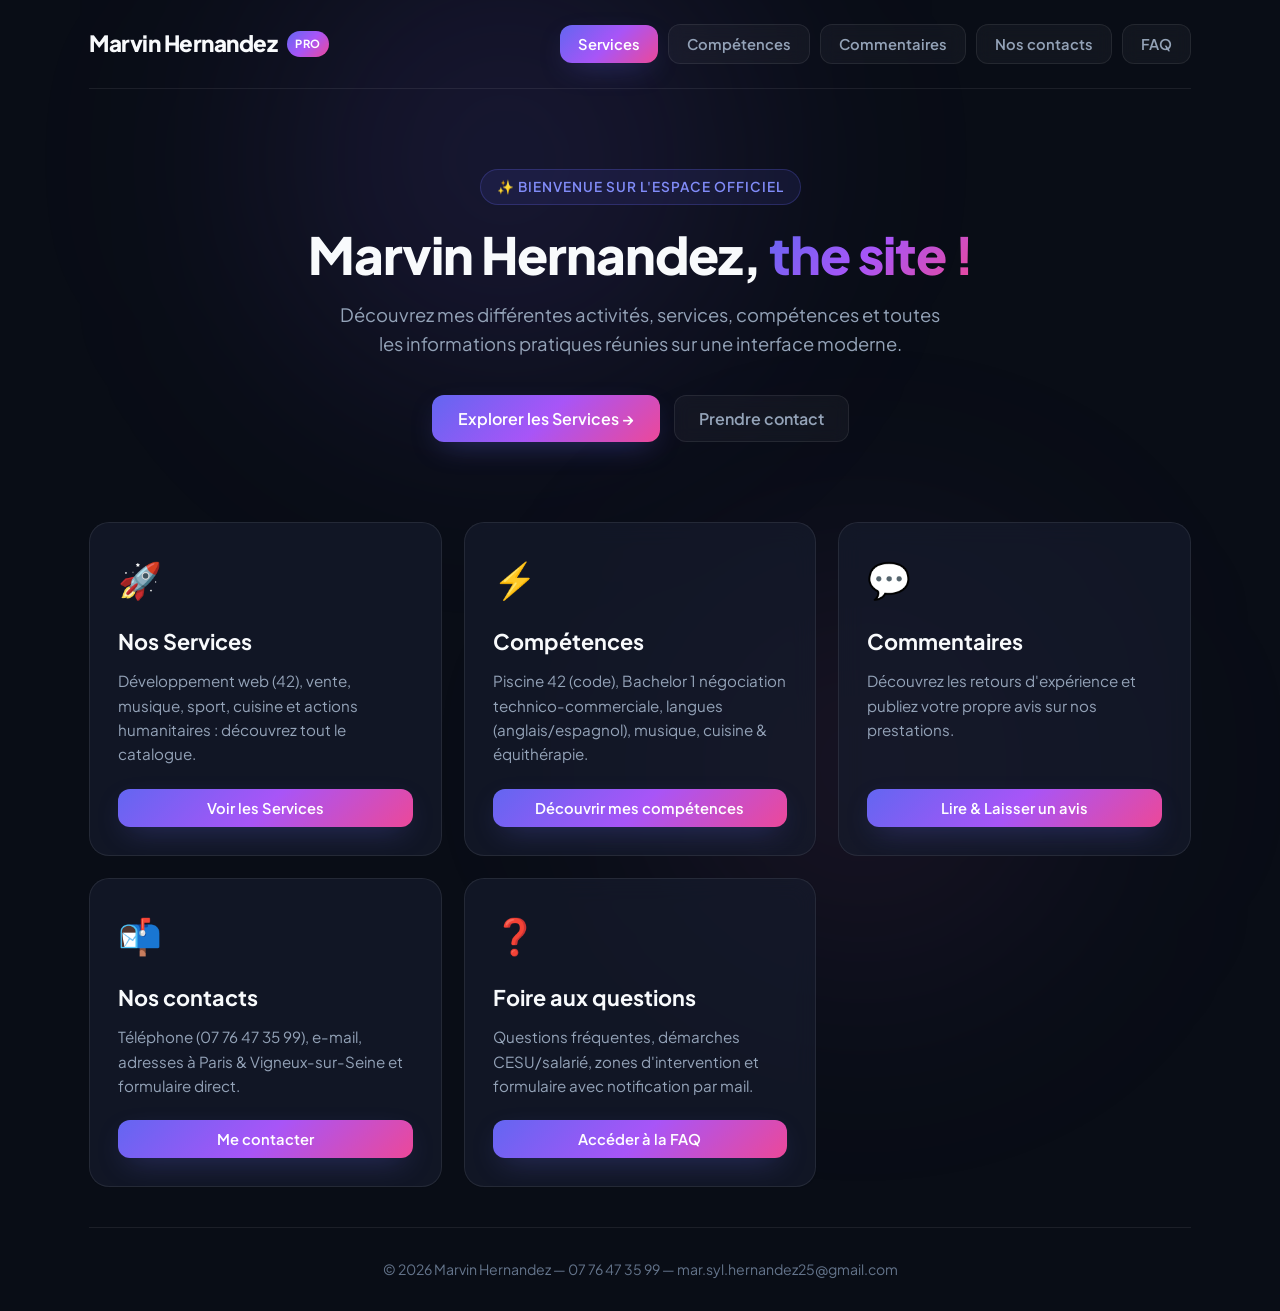
<file: index.html>
<!DOCTYPE html>
<html lang="fr">

<head>
    <meta charset="UTF-8">
    <meta name="viewport" content="width=device-width, initial-scale=1.0">
    <title>Marvin Hernandez - Site Officiel</title>
    <link rel="icon" type="image/svg+xml" href="data:image/svg+xml,%3Csvg xmlns='http://www.w3.org/2000/svg' viewBox='0 0 100 100'%3E%3Cdefs%3E%3ClinearGradient id='g' x1='0%25' y1='0%25' x2='100%25' y2='100%25'%3E%3Cstop offset='0%25' stop-color='%236366f1'/%3E%3Cstop offset='50%25' stop-color='%23a855f7'/%3E%3Cstop offset='100%25' stop-color='%23ec4899'/%3E%3C/linearGradient%3E%3C/defs%3E%3Crect width='100' height='100' rx='26' fill='url(%23g)'/%3E%3Ctext x='50' y='67' font-family='sans-serif' font-size='44' font-weight='900' fill='%23ffffff' text-anchor='middle'%3EMH%3C/text%3E%3Ccircle cx='82' cy='24' r='5' fill='%2338bdf8'/%3E%3C/svg%3E">
    <link rel="icon" type="image/png" href="favicon.png">
    <link rel="shortcut icon" href="favicon.ico">
    <link rel="stylesheet" href="style.css">
</head>

<body>
    <div class="container">
        <!-- Barre de Navigation -->
        <header class="navbar">
            <a href="index.html" class="brand">
                <span>Marvin Hernandez</span>
                <span class="brand-badge">PRO</span>
            </a>
            <nav class="nav-buttons">
                <button class="primary" onclick="window.location.href='Services.html'">Services</button>
                <button onclick="window.location.href='Competences.html'">Compétences</button>
                <button onclick="window.location.href='Commentaires.html'">Commentaires</button>
                <button onclick="window.location.href='Contacts.html'">Nos contacts</button>
                <button onclick="window.location.href='FAQ.html'">FAQ</button>
            </nav>
        </header>

        <!-- Section Héro -->
        <main>
            <section class="hero">
                <span class="hero-tag">✨ Bienvenue sur l'espace officiel</span>
                <h1>Marvin Hernandez, <span class="gradient-text">the site !</span></h1>
                <p>Découvrez mes différentes activités, services, compétences et toutes les informations pratiques
                    réunies sur une interface moderne.</p>

                <div style="display: flex; gap: 14px; justify-content: center; flex-wrap: wrap;">
                    <button class="primary" style="font-size: 1rem; padding: 12px 26px;"
                        onclick="window.location.href='Services.html'">
                        Explorer les Services →
                    </button>
                    <button style="font-size: 1rem; padding: 12px 24px;" onclick="window.location.href='Contacts.html'">
                        Prendre contact
                    </button>
                </div>
            </section>

            <!-- Grille de navigation interactive -->
            <section class="grid">
                <div class="card" onclick="window.location.href='Services.html'" style="cursor: pointer;">
                    <div>
                        <span class="card-icon">🚀</span>
                        <h3>Nos Services</h3>
                        <p>Développement web (42), vente, musique, sport, cuisine et actions humanitaires : découvrez
                            tout le catalogue.</p>
                    </div>
                    <button class="primary" style="width: 100%;">Voir les Services</button>
                </div>


                <div class="card" id="competences" onclick="window.location.href='Competences.html'"
                    style="cursor: pointer;">
                    <div>
                        <span class="card-icon">⚡</span>
                        <h3>Compétences</h3>
                        <p>Piscine 42 (code), Bachelor 1 négociation technico-commerciale, langues (anglais/espagnol),
                            musique, cuisine & équithérapie.</p>
                    </div>
                    <button class="primary" style="width: 100%;">Découvrir mes compétences</button>
                </div>

                <div class="card" id="card-commentaires" onclick="window.location.href='Commentaires.html'"
                    style="cursor: pointer;">
                    <div>
                        <span class="card-icon">💬</span>
                        <h3>Commentaires</h3>
                        <p>Découvrez les retours d'expérience et publiez votre propre avis sur nos prestations.</p>
                    </div>
                    <button class="primary" style="width: 100%;">Lire & Laisser un avis</button>
                </div>

                <div class="card" id="contacts" onclick="window.location.href='Contacts.html'" style="cursor: pointer;">
                    <div>
                        <span class="card-icon">📬</span>
                        <h3>Nos contacts</h3>
                        <p>Téléphone (07 76 47 35 99), e-mail, adresses à Paris & Vigneux-sur-Seine et formulaire
                            direct.</p>
                    </div>
                    <button class="primary" style="width: 100%;">Me contacter</button>
                </div>

                <div class="card" id="faq" onclick="window.location.href='FAQ.html'" style="cursor: pointer;">
                    <div>
                        <span class="card-icon">❓</span>
                        <h3>Foire aux questions</h3>
                        <p>Questions fréquentes, démarches CESU/salarié, zones d'intervention et formulaire avec
                            notification par mail.</p>
                    </div>
                    <button class="primary" style="width: 100%;">Accéder à la FAQ</button>
                </div>
            </section>
        </main>

        <!-- Pied de page -->
        <footer>
            <p>© 2026 Marvin Hernandez — 07 76 47 35 99 — mar.syl.hernandez25@gmail.com</p>
        </footer>
    </div>
</body>

</html>
</file>
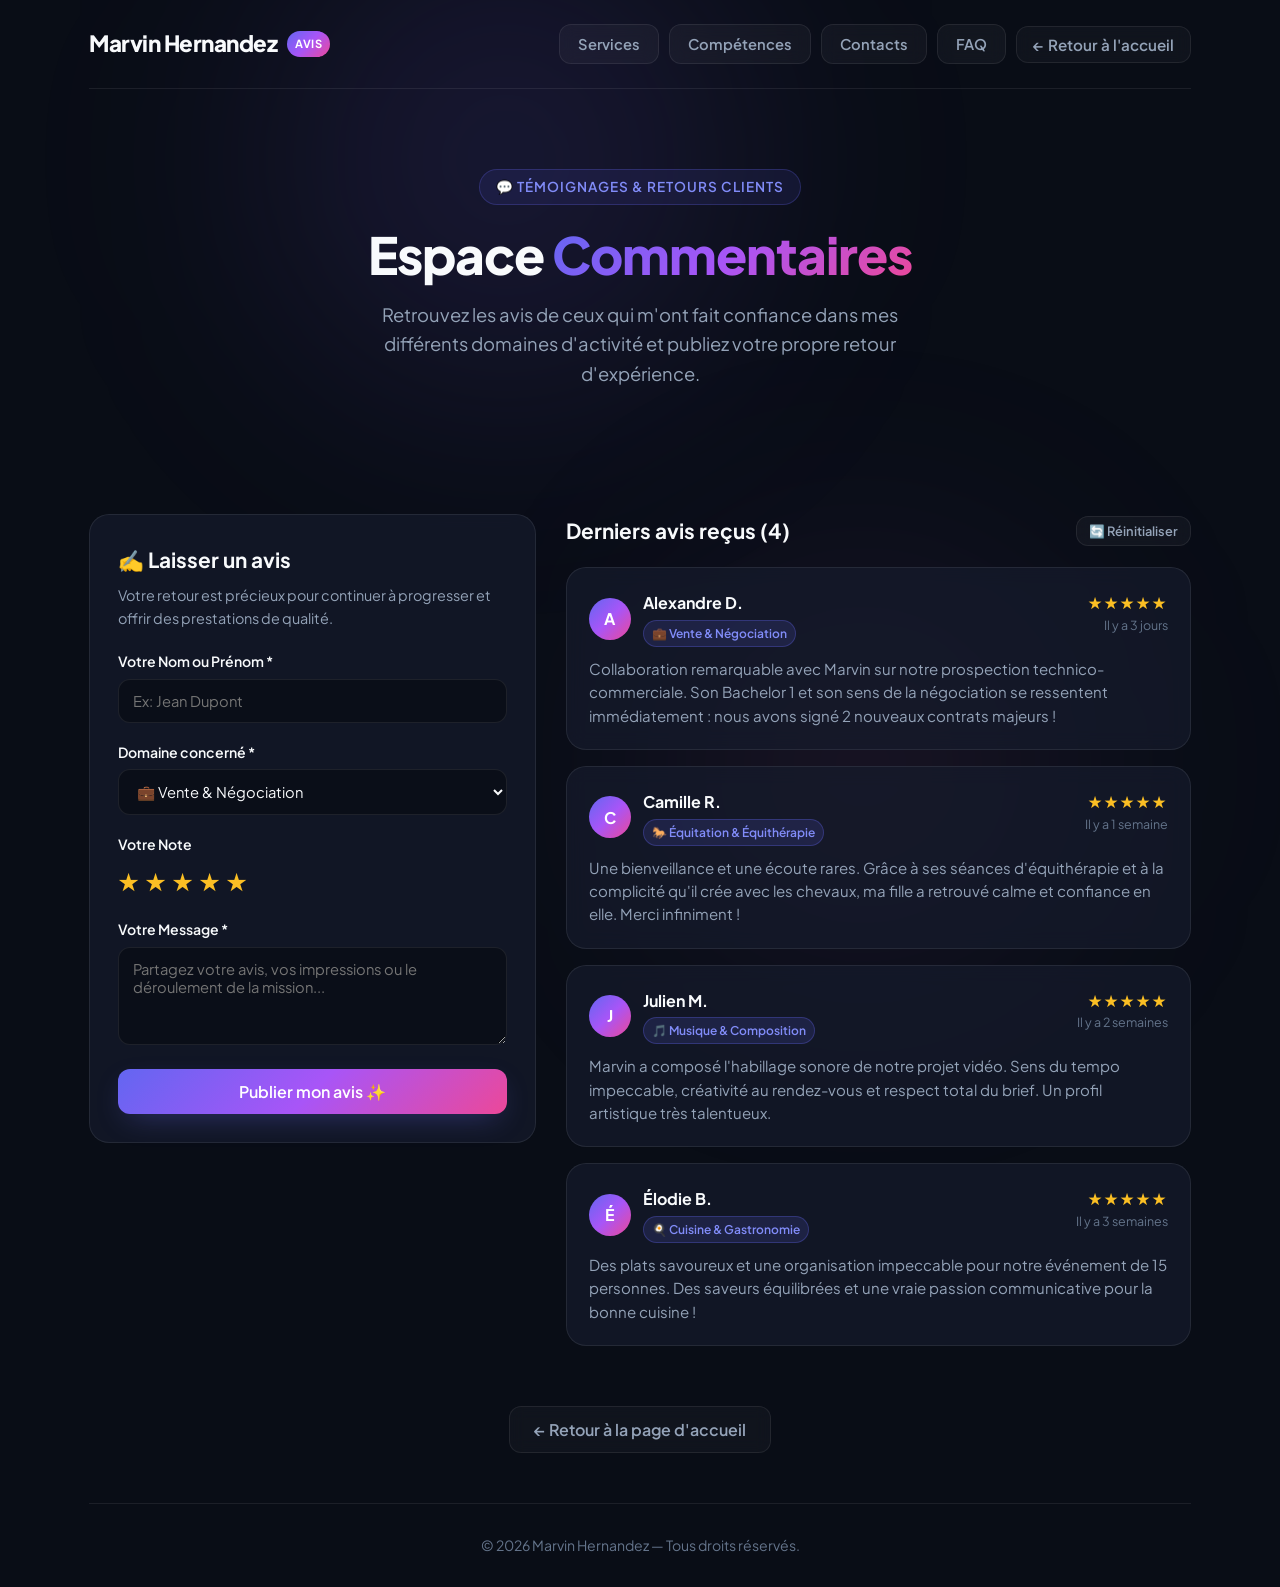
<file: Commentaires.html>
<!DOCTYPE html>
<html lang="fr">

<head>
    <meta charset="UTF-8">
    <meta name="viewport" content="width=device-width, initial-scale=1.0">
    <title>Marvin Hernandez - Commentaires & Avis</title>
    <link rel="icon" type="image/svg+xml" href="data:image/svg+xml,%3Csvg xmlns='http://www.w3.org/2000/svg' viewBox='0 0 100 100'%3E%3Cdefs%3E%3ClinearGradient id='g' x1='0%25' y1='0%25' x2='100%25' y2='100%25'%3E%3Cstop offset='0%25' stop-color='%236366f1'/%3E%3Cstop offset='50%25' stop-color='%23a855f7'/%3E%3Cstop offset='100%25' stop-color='%23ec4899'/%3E%3C/linearGradient%3E%3C/defs%3E%3Crect width='100' height='100' rx='26' fill='url(%23g)'/%3E%3Ctext x='50' y='67' font-family='sans-serif' font-size='44' font-weight='900' fill='%23ffffff' text-anchor='middle'%3EMH%3C/text%3E%3Ccircle cx='82' cy='24' r='5' fill='%2338bdf8'/%3E%3C/svg%3E">
    <link rel="icon" type="image/png" href="favicon.png">
    <link rel="shortcut icon" href="favicon.ico">
    <link rel="stylesheet" href="style.css">
</head>

<body>
    <div class="container">
        <!-- Barre de navigation -->
        <header class="navbar">
            <a href="site.html" class="brand">
                <span>Marvin Hernandez</span>
                <span class="brand-badge">AVIS</span>
            </a>
            <div class="nav-buttons">
                <button onclick="window.location.href='Services.html'">Services</button>
                <button onclick="window.location.href='Competences.html'">Compétences</button>
                <button onclick="window.location.href='Contacts.html'">Contacts</button>
                <button onclick="window.location.href='FAQ.html'">FAQ</button>
                <button class="btn-back" onclick="window.location.href='site.html'">
                    ← Retour à l'accueil
                </button>
            </div>
        </header>

        <!-- Titre et présentation -->
        <main>
            <section class="hero" style="padding-bottom: 25px;">
                <span class="hero-tag">💬 Témoignages & Retours clients</span>
                <h1>Espace <span class="gradient-text">Commentaires</span></h1>
                <p>Retrouvez les avis de ceux qui m'ont fait confiance dans mes différents domaines d'activité et
                    publiez votre propre retour d'expérience.</p>
            </section>

            <!-- SECTION COMMENTAIRES FONCTIONNELLE -->
            <section class="comments-section" style="margin-top: 10px;">
                <div class="comments-layout">
                    <!-- Formulaire d'ajout de commentaire -->
                    <div class="comment-form-card">
                        <h3>✍️ Laisser un avis</h3>
                        <p>Votre retour est précieux pour continuer à progresser et offrir des prestations de qualité.
                        </p>

                        <form id="commentForm" onsubmit="submitComment(event)">
                            <div class="form-group">
                                <label for="authorName">Votre Nom ou Prénom *</label>
                                <input type="text" id="authorName" class="form-control" placeholder="Ex: Jean Dupont"
                                    required>
                            </div>

                            <div class="form-group">
                                <label for="serviceCategory">Domaine concerné *</label>
                                <select id="serviceCategory" class="form-control" required>
                                    <option value="💼 Vente & Négociation">💼 Vente & Négociation</option>
                                    <option value="🎵 Musique & Composition">🎵 Musique & Composition</option>
                                    <option value="🍳 Cuisine & Gastronomie">🍳 Cuisine & Gastronomie</option>
                                    <option value="🐎 Équitation & Équithérapie">🐎 Équitation & Équithérapie</option>
                                    <option value="🤝 Engagement Humanitaire">🤝 Engagement Humanitaire</option>
                                    <option value="✨ Prestation Générale">✨ Prestation Générale</option>
                                </select>
                            </div>

                            <div class="form-group">
                                <label>Votre Note</label>
                                <div class="star-rating" id="starRating">
                                    <span class="star active" data-value="1" onclick="selectRating(1)">★</span>
                                    <span class="star active" data-value="2" onclick="selectRating(2)">★</span>
                                    <span class="star active" data-value="3" onclick="selectRating(3)">★</span>
                                    <span class="star active" data-value="4" onclick="selectRating(4)">★</span>
                                    <span class="star active" data-value="5" onclick="selectRating(5)">★</span>
                                </div>
                                <input type="hidden" id="ratingValue" value="5">
                            </div>

                            <div class="form-group">
                                <label for="commentMessage">Votre Message *</label>
                                <textarea id="commentMessage" class="form-control" rows="4"
                                    placeholder="Partagez votre avis, vos impressions ou le déroulement de la mission..."
                                    required></textarea>
                            </div>

                            <button type="submit" class="primary" style="width: 100%; padding: 12px; font-size: 1rem;">
                                Publier mon avis ✨
                            </button>
                        </form>
                    </div>

                    <!-- Flux des commentaires -->
                    <div>
                        <div
                            style="display: flex; justify-content: space-between; align-items: center; margin-bottom: 20px;">
                            <h3 style="font-size: 1.3rem;">Derniers avis reçus (<span id="commentsCount">0</span>)</h3>
                            <button onclick="resetComments()"
                                style="font-size: 0.8rem; padding: 6px 12px; background: rgba(255,255,255,0.04);">
                                🔄 Réinitialiser
                            </button>
                        </div>
                        <div class="comments-feed" id="commentsFeed">
                            <!-- Les commentaires sont injectés ici par JavaScript -->
                        </div>
                    </div>
                </div>
            </section>

            <!-- Boutons de redirection bas de page -->
            <div style="display: flex; gap: 14px; justify-content: center; flex-wrap: wrap; margin: 50px 0;">
                <button class="btn-back" style="padding: 12px 24px; font-size: 1rem;"
                    onclick="window.location.href='site.html'">
                    ← Retour à la page d'accueil
                </button>
            </div>
        </main>

        <!-- Pied de page -->
        <footer>
            <p>© 2026 Marvin Hernandez — Tous droits réservés.</p>
        </footer>
    </div>

    <!-- Script de gestion des commentaires avec persistance -->
    <script>
        let currentRating = 5;

        // Gestion de la notation par étoiles
        function selectRating(val) {
            currentRating = val;
            document.getElementById('ratingValue').value = val;
            const stars = document.querySelectorAll('#starRating .star');
            stars.forEach(star => {
                const starVal = parseInt(star.getAttribute('data-value'), 10);
                if (starVal <= val) {
                    star.classList.add('active');
                } else {
                    star.classList.remove('active');
                }
            });
        }

        // Commentaires de référence préchargés
        const defaultComments = [
            {
                name: "Alexandre D.",
                category: "💼 Vente & Négociation",
                rating: 5,
                date: "Il y a 3 jours",
                text: "Collaboration remarquable avec Marvin sur notre prospection technico-commerciale. Son Bachelor 1 et son sens de la négociation se ressentent immédiatement : nous avons signé 2 nouveaux contrats majeurs !"
            },
            {
                name: "Camille R.",
                category: "🐎 Équitation & Équithérapie",
                rating: 5,
                date: "Il y a 1 semaine",
                text: "Une bienveillance et une écoute rares. Grâce à ses séances d'équithérapie et à la complicité qu'il crée avec les chevaux, ma fille a retrouvé calme et confiance en elle. Merci infiniment !"
            },
            {
                name: "Julien M.",
                category: "🎵 Musique & Composition",
                rating: 5,
                date: "Il y a 2 semaines",
                text: "Marvin a composé l'habillage sonore de notre projet vidéo. Sens du tempo impeccable, créativité au rendez-vous et respect total du brief. Un profil artistique très talentueux."
            },
            {
                name: "Élodie B.",
                category: "🍳 Cuisine & Gastronomie",
                rating: 5,
                date: "Il y a 3 semaines",
                text: "Des plats savoureux et une organisation impeccable pour notre événement de 15 personnes. Des saveurs équilibrées et une vraie passion communicative pour la bonne cuisine !"
            }
        ];

        function getStoredComments() {
            const stored = localStorage.getItem('marvin_comments');
            if (stored) {
                try {
                    return JSON.parse(stored);
                } catch (e) {
                    return defaultComments;
                }
            }
            return defaultComments;
        }

        function saveComments(comments) {
            localStorage.setItem('marvin_comments', JSON.stringify(comments));
        }

        function renderComments() {
            const comments = getStoredComments();
            const feed = document.getElementById('commentsFeed');
            const count = document.getElementById('commentsCount');
            count.innerText = comments.length;
            feed.innerHTML = '';

            comments.forEach(c => {
                const item = document.createElement('article');
                item.className = 'comment-item';

                // Génération des étoiles
                let starsHtml = '';
                for (let i = 0; i < 5; i++) {
                    starsHtml += i < c.rating ? '★' : '☆';
                }

                // Initiales de l'auteur
                const initial = c.name ? c.name.charAt(0).toUpperCase() : 'M';

                item.innerHTML = `
                    <div class="comment-header">
                        <div class="comment-author-info">
                            <div class="comment-avatar">${initial}</div>
                            <div>
                                <div class="comment-author-name">${escapeHtml(c.name)}</div>
                                <span class="comment-badge">${escapeHtml(c.category)}</span>
                            </div>
                        </div>
                        <div style="text-align: right;">
                            <div class="comment-stars">${starsHtml}</div>
                            <div class="comment-date">${escapeHtml(c.date)}</div>
                        </div>
                    </div>
                    <p class="comment-text">${escapeHtml(c.text)}</p>
                `;
                feed.appendChild(item);
            });
        }

        function submitComment(e) {
            e.preventDefault();
            const nameInput = document.getElementById('authorName');
            const categoryInput = document.getElementById('serviceCategory');
            const messageInput = document.getElementById('commentMessage');

            const name = nameInput.value.trim();
            const category = categoryInput.value;
            const message = messageInput.value.trim();

            if (!name || !message) {
                alert("Veuillez remplir tous les champs obligatoires.");
                return;
            }

            const newComment = {
                name: name,
                category: category,
                rating: currentRating,
                date: "À l'instant",
                text: message
            };

            const comments = getStoredComments();
            comments.unshift(newComment);
            saveComments(comments);
            renderComments();

            // Réinitialisation du formulaire
            nameInput.value = '';
            messageInput.value = '';
            selectRating(5);

            alert("✨ Merci " + name + " ! Votre avis a été publié avec succès.");
        }

        function resetComments() {
            if (confirm("Voulez-vous réinitialiser les avis avec les témoignages par défaut ?")) {
                localStorage.removeItem('marvin_comments');
                renderComments();
            }
        }

        function escapeHtml(text) {
            const div = document.createElement('div');
            div.innerText = text;
            return div.innerHTML;
        }

        // Chargement initial
        document.addEventListener('DOMContentLoaded', renderComments);
        renderComments();
    </script>
</body>

</html>
</file>
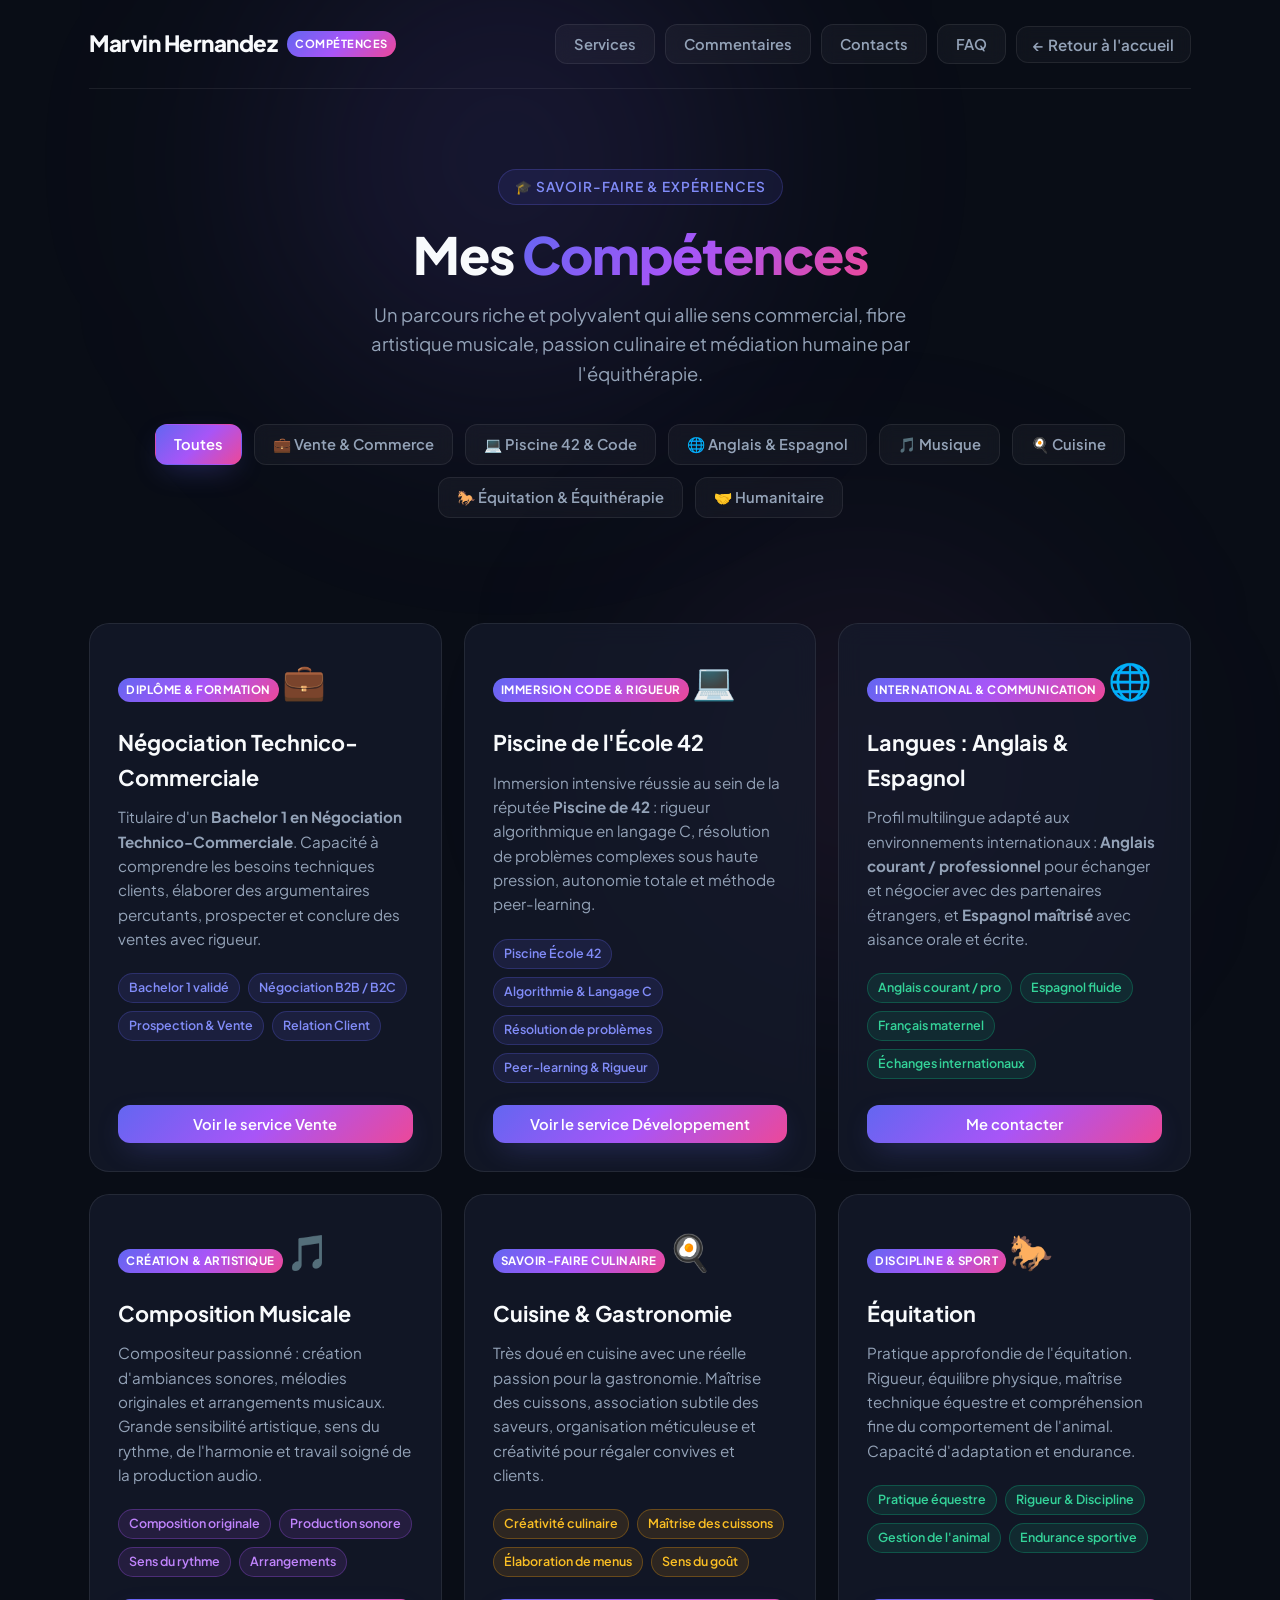
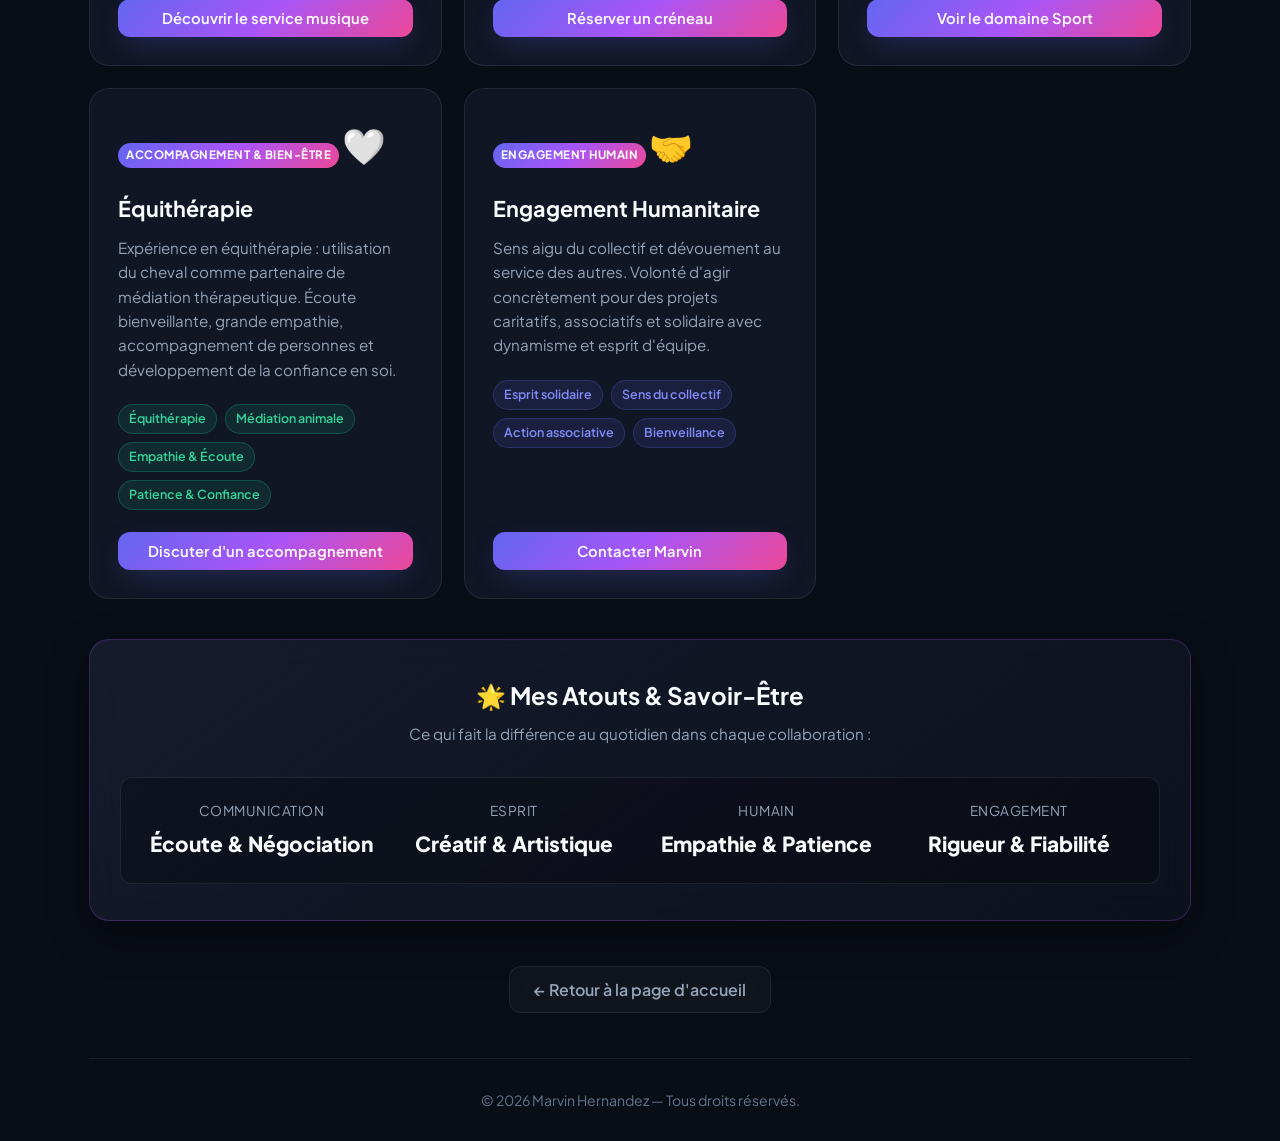
<file: Competences.html>
<!DOCTYPE html>
<html lang="fr">

<head>
    <meta charset="UTF-8">
    <meta name="viewport" content="width=device-width, initial-scale=1.0">
    <title>Marvin Hernandez - Compétences</title>
    <link rel="icon" type="image/svg+xml" href="data:image/svg+xml,%3Csvg xmlns='http://www.w3.org/2000/svg' viewBox='0 0 100 100'%3E%3Cdefs%3E%3ClinearGradient id='g' x1='0%25' y1='0%25' x2='100%25' y2='100%25'%3E%3Cstop offset='0%25' stop-color='%236366f1'/%3E%3Cstop offset='50%25' stop-color='%23a855f7'/%3E%3Cstop offset='100%25' stop-color='%23ec4899'/%3E%3C/linearGradient%3E%3C/defs%3E%3Crect width='100' height='100' rx='26' fill='url(%23g)'/%3E%3Ctext x='50' y='67' font-family='sans-serif' font-size='44' font-weight='900' fill='%23ffffff' text-anchor='middle'%3EMH%3C/text%3E%3Ccircle cx='82' cy='24' r='5' fill='%2338bdf8'/%3E%3C/svg%3E">
    <link rel="icon" type="image/png" href="favicon.png">
    <link rel="shortcut icon" href="favicon.ico">
    <link rel="stylesheet" href="style.css">
</head>

<body>
    <div class="container">
        <!-- Barre de navigation -->
        <header class="navbar">
            <a href="site.html" class="brand">
                <span>Marvin Hernandez</span>
                <span class="brand-badge">COMPÉTENCES</span>
            </a>
            <div class="nav-buttons">
                <button onclick="window.location.href='Services.html'">Services</button>
                <button onclick="window.location.href='Commentaires.html'">Commentaires</button>
                <button onclick="window.location.href='Contacts.html'">Contacts</button>
                <button onclick="window.location.href='FAQ.html'">FAQ</button>
                <button class="btn-back" onclick="window.location.href='site.html'">
                    ← Retour à l'accueil
                </button>
            </div>
        </header>

        <!-- Titre et présentation -->
        <main>
            <section class="hero" style="padding-bottom: 25px;">
                <span class="hero-tag">🎓 Savoir-faire & Expériences</span>
                <h1>Mes <span class="gradient-text">Compétences</span></h1>
                <p>Un parcours riche et polyvalent qui allie sens commercial, fibre artistique musicale, passion
                    culinaire et médiation humaine par l'équithérapie.</p>

                <!-- Filtres par catégorie -->
                <div class="filter-bar">
                    <button class="filter-btn active" onclick="filterSkills('all', this)">Toutes</button>
                    <button class="filter-btn" onclick="filterSkills('commercial', this)">💼 Vente & Commerce</button>
                    <button class="filter-btn" onclick="filterSkills('dev', this)">💻 Piscine 42 & Code</button>
                    <button class="filter-btn" onclick="filterSkills('langues', this)">🌐 Anglais & Espagnol</button>
                    <button class="filter-btn" onclick="filterSkills('musique', this)">🎵 Musique</button>
                    <button class="filter-btn" onclick="filterSkills('cuisine', this)">🍳 Cuisine</button>
                    <button class="filter-btn" onclick="filterSkills('equestre', this)">🐎 Équitation &
                        Équithérapie</button>
                    <button class="filter-btn" onclick="filterSkills('humanitaire', this)">🤝 Humanitaire</button>
                </div>
            </section>

            <!-- Grille des compétences détaillées -->
            <section class="grid" id="skillsGrid">

                <!-- 1. Vente & Négociation Technico-Commerciale -->
                <article class="card skill-card" data-category="commercial">
                    <div>
                        <span class="skill-badge-highlight">Diplôme & Formation</span>
                        <span class="card-icon">💼</span>
                        <h3>Négociation Technico-Commerciale</h3>
                        <p>Titulaire d'un <strong>Bachelor 1 en Négociation Technico-Commerciale</strong>. Capacité à
                            comprendre les besoins techniques clients, élaborer des argumentaires percutants, prospecter
                            et conclure des ventes avec rigueur.</p>

                        <div class="skill-tags">
                            <span class="skill-tag">Bachelor 1 validé</span>
                            <span class="skill-tag">Négociation B2B / B2C</span>
                            <span class="skill-tag">Prospection & Vente</span>
                            <span class="skill-tag">Relation Client</span>
                        </div>
                    </div>
                    <button class="primary" style="margin-top: 22px;" onclick="window.location.href='Services.html'">Voir
                        le service Vente</button>
                </article>

                <!-- 2. Piscine de l'École 42 & Développement -->
                <article class="card skill-card" data-category="dev">
                    <div>
                        <span class="skill-badge-highlight">Immersion Code & Rigueur</span>
                        <span class="card-icon">💻</span>
                        <h3>Piscine de l'École 42</h3>
                        <p>Immersion intensive réussie au sein de la réputée <strong>Piscine de 42</strong> : rigueur
                            algorithmique en langage C, résolution de problèmes complexes sous haute pression, autonomie
                            totale et méthode peer-learning.</p>

                        <div class="skill-tags">
                            <span class="skill-tag">Piscine École 42</span>
                            <span class="skill-tag">Algorithmie & Langage C</span>
                            <span class="skill-tag">Résolution de problèmes</span>
                            <span class="skill-tag">Peer-learning & Rigueur</span>
                        </div>
                    </div>
                    <button class="primary" style="margin-top: 22px;"
                        onclick="window.location.href='Services.html'">Voir le service Développement</button>
                </article>

                <!-- 3. Langues : Anglais & Espagnol -->
                <article class="card skill-card" data-category="langues">
                    <div>
                        <span class="skill-badge-highlight">International & Communication</span>
                        <span class="card-icon">🌐</span>
                        <h3>Langues : Anglais & Espagnol</h3>
                        <p>Profil multilingue adapté aux environnements internationaux : <strong>Anglais courant /
                                professionnel</strong> pour échanger et négocier avec des partenaires étrangers, et
                            <strong>Espagnol maîtrisé</strong> avec aisance orale et écrite.</p>

                        <div class="skill-tags">
                            <span class="skill-tag emerald">Anglais courant / pro</span>
                            <span class="skill-tag emerald">Espagnol fluide</span>
                            <span class="skill-tag emerald">Français maternel</span>
                            <span class="skill-tag emerald">Échanges internationaux</span>
                        </div>
                    </div>
                    <button class="primary" style="margin-top: 22px;" onclick="window.location.href='Contacts.html'">Me
                        contacter</button>
                </article>

                <!-- 2. Composition Musicale -->
                <article class="card skill-card" data-category="musique">
                    <div>
                        <span class="skill-badge-highlight">Création & Artistique</span>
                        <span class="card-icon">🎵</span>
                        <h3>Composition Musicale</h3>
                        <p>Compositeur passionné : création d'ambiances sonores, mélodies originales et arrangements
                            musicaux. Grande sensibilité artistique, sens du rythme, de l'harmonie et travail soigné de
                            la production audio.</p>

                        <div class="skill-tags">
                            <span class="skill-tag accent">Composition originale</span>
                            <span class="skill-tag accent">Production sonore</span>
                            <span class="skill-tag accent">Sens du rythme</span>
                            <span class="skill-tag accent">Arrangements</span>
                        </div>
                    </div>
                    <button class="primary" style="margin-top: 22px;"
                        onclick="window.location.href='Services.html'">Découvrir le service musique</button>
                </article>

                <!-- 3. Cuisine & Gastronomie -->
                <article class="card skill-card" data-category="cuisine">
                    <div>
                        <span class="skill-badge-highlight">Savoir-faire Culinaire</span>
                        <span class="card-icon">🍳</span>
                        <h3>Cuisine & Gastronomie</h3>
                        <p>Très doué en cuisine avec une réelle passion pour la gastronomie. Maîtrise des cuissons,
                            association subtile des saveurs, organisation méticuleuse et créativité pour régaler
                            convives et clients.</p>

                        <div class="skill-tags">
                            <span class="skill-tag amber">Créativité culinaire</span>
                            <span class="skill-tag amber">Maîtrise des cuissons</span>
                            <span class="skill-tag amber">Élaboration de menus</span>
                            <span class="skill-tag amber">Sens du goût</span>
                        </div>
                    </div>
                    <button class="primary" style="margin-top: 22px;"
                        onclick="window.location.href='Contacts.html'">Réserver un créneau</button>
                </article>

                <!-- 4. Équitation -->
                <article class="card skill-card" data-category="equestre">
                    <div>
                        <span class="skill-badge-highlight">Discipline & Sport</span>
                        <span class="card-icon">🐎</span>
                        <h3>Équitation</h3>
                        <p>Pratique approfondie de l'équitation. Rigueur, équilibre physique, maîtrise technique
                            équestre et compréhension fine du comportement de l'animal. Capacité d'adaptation et
                            endurance.</p>

                        <div class="skill-tags">
                            <span class="skill-tag emerald">Pratique équestre</span>
                            <span class="skill-tag emerald">Rigueur & Discipline</span>
                            <span class="skill-tag emerald">Gestion de l'animal</span>
                            <span class="skill-tag emerald">Endurance sportive</span>
                        </div>
                    </div>
                    <button class="primary" style="margin-top: 22px;"
                        onclick="window.location.href='Services.html'">Voir le domaine Sport</button>
                </article>

                <!-- 5. Équithérapie & Médiation Animale -->
                <article class="card skill-card" data-category="equestre">
                    <div>
                        <span class="skill-badge-highlight">Accompagnement & Bien-être</span>
                        <span class="card-icon">🤍</span>
                        <h3>Équithérapie</h3>
                        <p>Expérience en équithérapie : utilisation du cheval comme partenaire de médiation
                            thérapeutique. Écoute bienveillante, grande empathie, accompagnement de personnes et
                            développement de la confiance en soi.</p>

                        <div class="skill-tags">
                            <span class="skill-tag emerald">Équithérapie</span>
                            <span class="skill-tag emerald">Médiation animale</span>
                            <span class="skill-tag emerald">Empathie & Écoute</span>
                            <span class="skill-tag emerald">Patience & Confiance</span>
                        </div>
                    </div>
                    <button class="primary" style="margin-top: 22px;"
                        onclick="window.location.href='Contacts.html'">Discuter d'un accompagnement</button>
                </article>

                <!-- 6. Humanitaire & Solidarité -->
                <article class="card skill-card" data-category="humanitaire">
                    <div>
                        <span class="skill-badge-highlight">Engagement Humain</span>
                        <span class="card-icon">🤝</span>
                        <h3>Engagement Humanitaire</h3>
                        <p>Sens aigu du collectif et dévouement au service des autres. Volonté d'agir concrètement pour
                            des projets caritatifs, associatifs et solidaire avec dynamisme et esprit d'équipe.</p>

                        <div class="skill-tags">
                            <span class="skill-tag">Esprit solidaire</span>
                            <span class="skill-tag">Sens du collectif</span>
                            <span class="skill-tag">Action associative</span>
                            <span class="skill-tag">Bienveillance</span>
                        </div>
                    </div>
                    <button class="primary" style="margin-top: 22px;"
                        onclick="window.location.href='site.html'">Contacter Marvin</button>
                </article>

            </section>

            <!-- Encadré des atouts clés / Savoir-être -->
            <section class="calculator-box" style="margin-top: 40px;">
                <div class="calculator-header">
                    <h3>🌟 Mes Atouts & Savoir-Être</h3>
                    <p>Ce qui fait la différence au quotidien dans chaque collaboration :</p>
                </div>

                <div class="calc-results-grid" style="grid-template-columns: repeat(auto-fit, minmax(220px, 1fr));">
                    <div>
                        <div class="calc-stat-label">Communication</div>
                        <div class="calc-stat-val" style="font-size: 1.3rem;">Écoute & Négociation</div>
                    </div>
                    <div>
                        <div class="calc-stat-label">Esprit</div>
                        <div class="calc-stat-val" style="font-size: 1.3rem;">Créatif & Artistique</div>
                    </div>
                    <div>
                        <div class="calc-stat-label">Humain</div>
                        <div class="calc-stat-val" style="font-size: 1.3rem;">Empathie & Patience</div>
                    </div>
                    <div>
                        <div class="calc-stat-label">Engagement</div>
                        <div class="calc-stat-val" style="font-size: 1.3rem;">Rigueur & Fiabilité</div>
                    </div>
                </div>
            </section>

            <!-- Boutons de redirection bas de page -->
            <div style="display: flex; gap: 14px; justify-content: center; flex-wrap: wrap; margin: 45px 0;">
                <button class="btn-back" style="padding: 12px 24px; font-size: 1rem;"
                    onclick="window.location.href='site.html'">
                    ← Retour à la page d'accueil
                </button>
            </div>
        </main>

        <!-- Pied de page -->
        <footer>
            <p>© 2026 Marvin Hernandez — Tous droits réservés.</p>
        </footer>
    </div>

    <!-- Script de filtrage des compétences -->
    <script>
        function filterSkills(category, clickedBtn) {
            document.querySelectorAll('.filter-btn').forEach(btn => btn.classList.remove('active'));
            if (clickedBtn) {
                clickedBtn.classList.add('active');
            }

            const cards = document.querySelectorAll('.skill-card');
            cards.forEach(card => {
                if (category === 'all' || card.getAttribute('data-category') === category) {
                    card.style.display = 'flex';
                } else {
                    card.style.display = 'none';
                }
            });
        }
    </script>
</body>

</html>
</file>
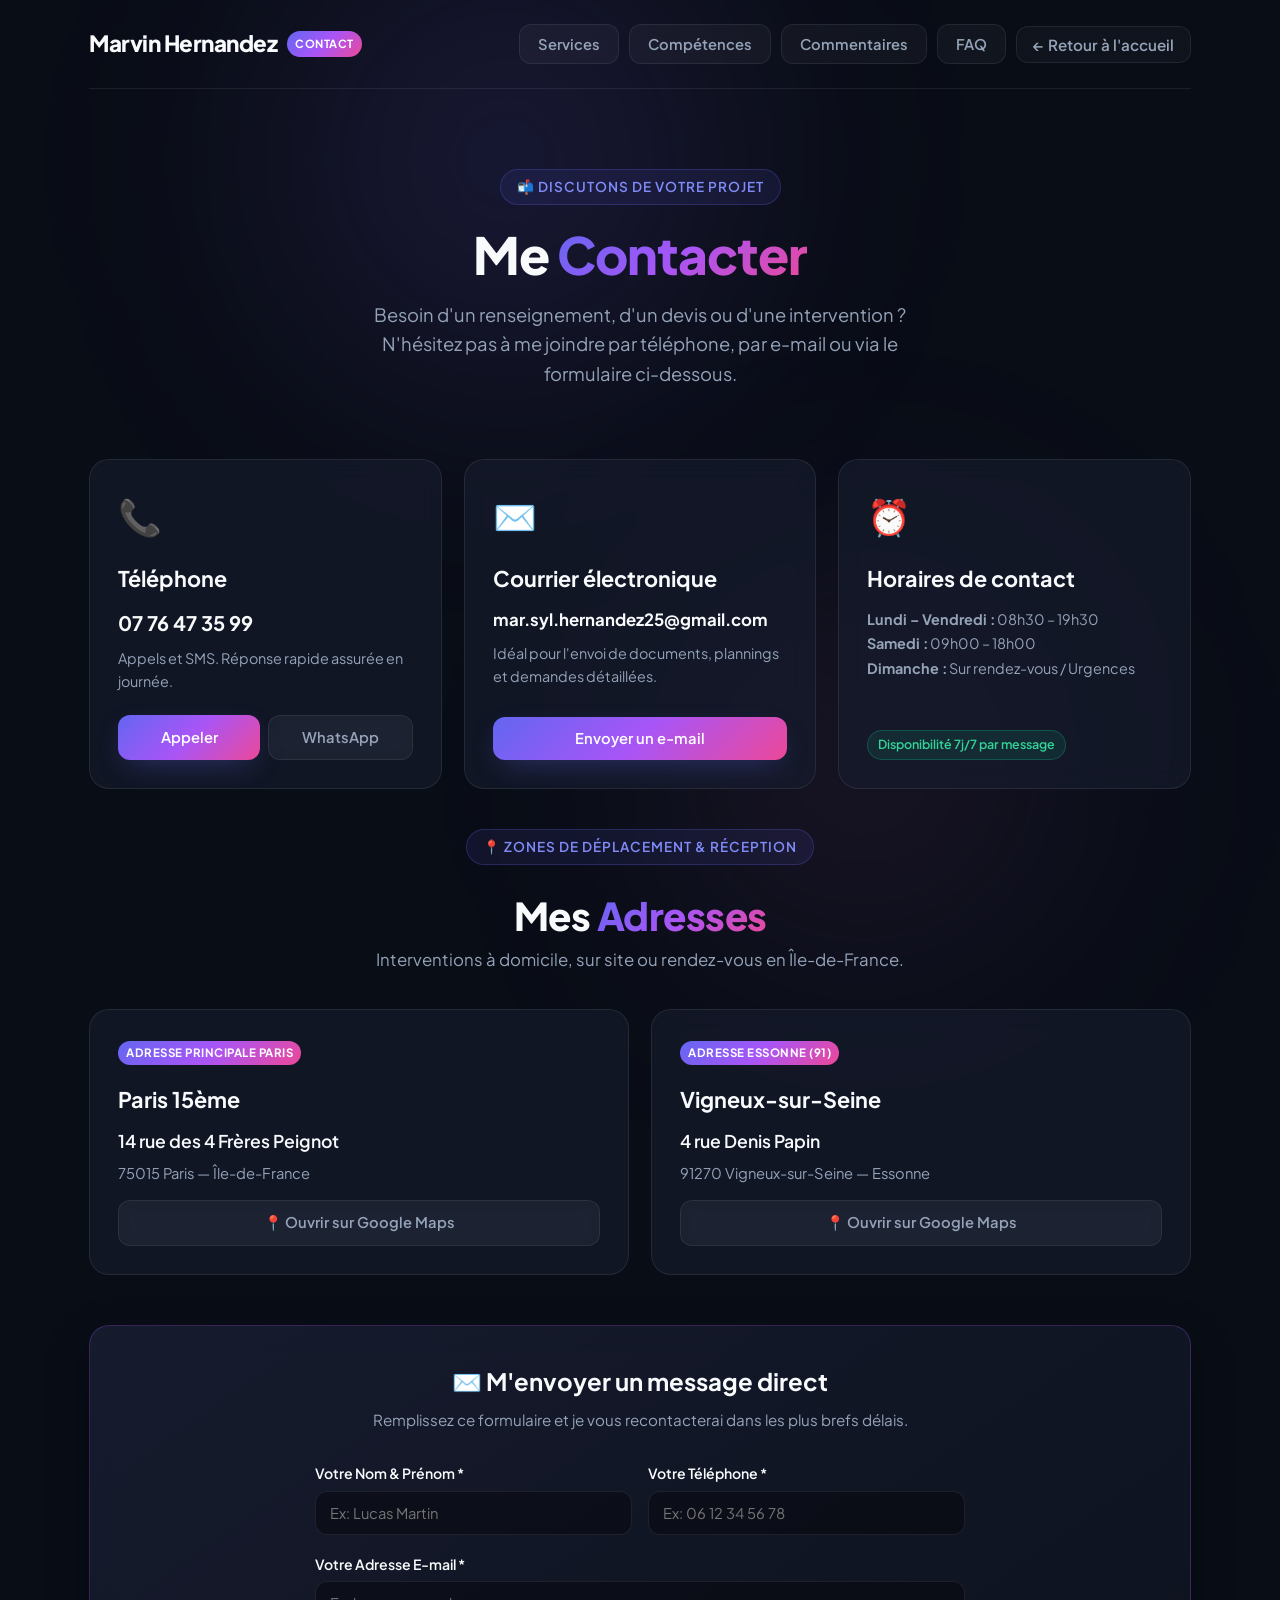
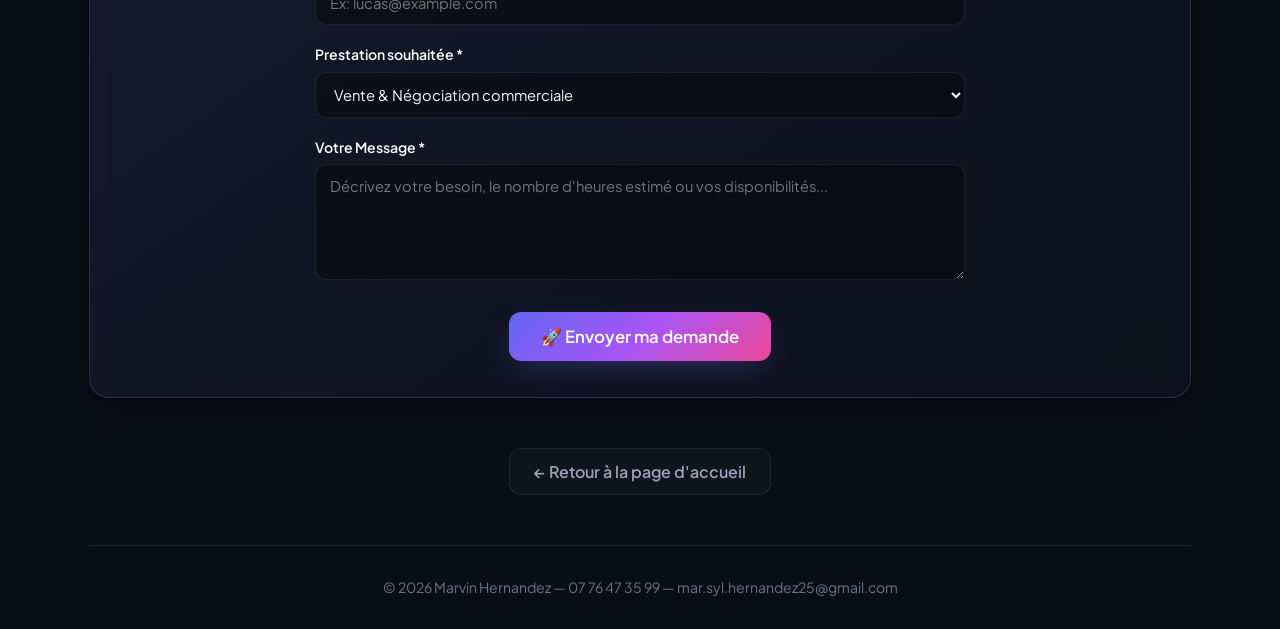
<file: Contacts.html>
<!DOCTYPE html>
<html lang="fr">

<head>
    <meta charset="UTF-8">
    <meta name="viewport" content="width=device-width, initial-scale=1.0">
    <title>Marvin Hernandez - Contacts & Coordonnées</title>
    <link rel="icon" type="image/svg+xml" href="data:image/svg+xml,%3Csvg xmlns='http://www.w3.org/2000/svg' viewBox='0 0 100 100'%3E%3Cdefs%3E%3ClinearGradient id='g' x1='0%25' y1='0%25' x2='100%25' y2='100%25'%3E%3Cstop offset='0%25' stop-color='%236366f1'/%3E%3Cstop offset='50%25' stop-color='%23a855f7'/%3E%3Cstop offset='100%25' stop-color='%23ec4899'/%3E%3C/linearGradient%3E%3C/defs%3E%3Crect width='100' height='100' rx='26' fill='url(%23g)'/%3E%3Ctext x='50' y='67' font-family='sans-serif' font-size='44' font-weight='900' fill='%23ffffff' text-anchor='middle'%3EMH%3C/text%3E%3Ccircle cx='82' cy='24' r='5' fill='%2338bdf8'/%3E%3C/svg%3E">
    <link rel="icon" type="image/png" href="favicon.png">
    <link rel="shortcut icon" href="favicon.ico">
    <link rel="stylesheet" href="style.css">
</head>

<body>
    <div class="container">
        <!-- Barre de navigation -->
        <header class="navbar">
            <a href="site.html" class="brand">
                <span>Marvin Hernandez</span>
                <span class="brand-badge">CONTACT</span>
            </a>
            <div class="nav-buttons">
                <button onclick="window.location.href='Services.html'">Services</button>
                <button onclick="window.location.href='Competences.html'">Compétences</button>
                <button onclick="window.location.href='Commentaires.html'">Commentaires</button>
                <button onclick="window.location.href='FAQ.html'">FAQ</button>
                <button class="btn-back" onclick="window.location.href='site.html'">
                    ← Retour à l'accueil
                </button>
            </div>
        </header>

        <!-- Titre et présentation -->
        <main>
            <section class="hero" style="padding-bottom: 25px;">
                <span class="hero-tag">📬 Discutons de votre projet</span>
                <h1>Me <span class="gradient-text">Contacter</span></h1>
                <p>Besoin d'un renseignement, d'un devis ou d'une intervention ? N'hésitez pas à me joindre par
                    téléphone, par e-mail ou via le formulaire ci-dessous.</p>
            </section>

            <!-- Cartes de coordonnées rapides -->
            <section class="grid" style="margin-top: 10px;">
                <!-- Téléphone -->
                <div class="card">
                    <div>
                        <span class="card-icon">📞</span>
                        <h3>Téléphone</h3>
                        <p
                            style="font-size: 1.25rem; font-weight: 700; color: var(--text-primary); margin-bottom: 8px;">
                            07 76 47 35 99
                        </p>
                        <p style="font-size: 0.9rem; color: var(--text-secondary);">
                            Appels et SMS. Réponse rapide assurée en journée.
                        </p>
                    </div>
                    <div style="display: flex; gap: 8px; flex-wrap: wrap;">
                        <a href="tel:0776473599" class="btn btn-primary" style="flex: 1; min-width: 120px;">
                            Appeler
                        </a>
                        <a href="https://wa.me/33776473599" target="_blank" class="btn"
                            style="flex: 1; min-width: 120px;">
                            WhatsApp
                        </a>
                    </div>
                </div>

                <!-- Email -->
                <div class="card">
                    <div>
                        <span class="card-icon">✉️</span>
                        <h3>Courrier électronique</h3>
                        <p
                            style="font-size: 1.05rem; font-weight: 700; color: var(--text-primary); margin-bottom: 8px; word-break: break-all;">
                            mar.syl.hernandez25@gmail.com
                        </p>
                        <p style="font-size: 0.9rem; color: var(--text-secondary);">
                            Idéal pour l'envoi de documents, plannings et demandes détaillées.
                        </p>
                    </div>
                    <a href="mailto:mar.syl.hernandez25@gmail.com" class="btn btn-primary">
                        Envoyer un e-mail
                    </a>
                </div>

                <!-- Horaires de contact -->
                <div class="card">
                    <div>
                        <span class="card-icon">⏰</span>
                        <h3>Horaires de contact</h3>
                        <div
                            style="font-size: 0.9rem; color: var(--text-secondary); line-height: 1.7; margin-bottom: 12px;">
                            <div><strong>Lundi – Vendredi :</strong> 08h30 – 19h30</div>
                            <div><strong>Samedi :</strong> 09h00 – 18h00</div>
                            <div><strong>Dimanche :</strong> Sur rendez-vous / Urgences</div>
                        </div>
                    </div>
                    <span class="skill-tag emerald" style="width: fit-content; margin: 0;">Disponibilité 7j/7 par
                        message</span>
                </div>
            </section>

            <!-- Deux adresses d'intervention -->
            <section class="section-title" style="margin-top: 40px;">
                <span class="hero-tag">📍 Zones de déplacement & Réception</span>
                <h2>Mes <span class="gradient-text">Adresses</span></h2>
                <p class="section-subtitle">Interventions à domicile, sur site ou rendez-vous en Île-de-France.</p>
            </section>

            <div class="grid" style="grid-template-columns: repeat(auto-fit, minmax(320px, 1fr)); margin-top: 20px;">
                <!-- Adresse 1 : Paris -->
                <div class="card">
                    <div>
                        <span class="skill-badge-highlight">Adresse Principale Paris</span>
                        <h3 style="margin-top: 6px;">Paris 15ème</h3>
                        <p style="font-size: 1.1rem; font-weight: 600; color: var(--text-primary); margin-bottom: 6px;">
                            14 rue des 4 Frères Peignot
                        </p>
                        <p style="color: var(--text-secondary); font-size: 0.92rem; margin-bottom: 15px;">
                            75015 Paris — Île-de-France
                        </p>
                    </div>
                    <a href="https://maps.google.com/?q=14+rue+des+4+freres+peignot+75015+Paris" target="_blank"
                        class="btn">
                        📍 Ouvrir sur Google Maps
                    </a>
                </div>

                <!-- Adresse 2 : Vigneux-sur-Seine -->
                <div class="card">
                    <div>
                        <span class="skill-badge-highlight">Adresse Essonne (91)</span>
                        <h3 style="margin-top: 6px;">Vigneux-sur-Seine</h3>
                        <p style="font-size: 1.1rem; font-weight: 600; color: var(--text-primary); margin-bottom: 6px;">
                            4 rue Denis Papin
                        </p>
                        <p style="color: var(--text-secondary); font-size: 0.92rem; margin-bottom: 15px;">
                            91270 Vigneux-sur-Seine — Essonne
                        </p>
                    </div>
                    <a href="https://maps.google.com/?q=4+rue+denis+papin+91270+Vigneux-sur-Seine" target="_blank"
                        class="btn">
                        📍 Ouvrir sur Google Maps
                    </a>
                </div>
            </div>

            <!-- Formulaire de contact fonctionnel -->
            <section class="calculator-box" style="margin-top: 50px;">
                <div class="calculator-header">
                    <h3>✉️ M'envoyer un message direct</h3>
                    <p>Remplissez ce formulaire et je vous recontacterai dans les plus brefs délais.</p>
                </div>

                <form onsubmit="handleContactSubmit(event)" style="max-width: 650px; margin: 0 auto;">
                    <div style="display: grid; grid-template-columns: 1fr 1fr; gap: 16px;">
                        <div class="form-group">
                            <label for="contactNom">Votre Nom & Prénom *</label>
                            <input type="text" id="contactNom" class="form-control" placeholder="Ex: Lucas Martin"
                                required>
                        </div>
                        <div class="form-group">
                            <label for="contactTel">Votre Téléphone *</label>
                            <input type="tel" id="contactTel" class="form-control" placeholder="Ex: 06 12 34 56 78"
                                required>
                        </div>
                    </div>

                    <div class="form-group">
                        <label for="contactEmail">Votre Adresse E-mail *</label>
                        <input type="email" id="contactEmail" class="form-control" placeholder="Ex: lucas@example.com"
                            required>
                    </div>

                    <div class="form-group">
                        <label for="contactService">Prestation souhaitée *</label>
                        <select id="contactService" class="form-control" required>
                            <option value="Vente & Négociation">Vente & Négociation commerciale</option>
                            <option value="Composition Musicale">Musique & Composition</option>
                            <option value="Cuisine & Gastronomie">Cuisine & Gastronomie</option>
                            <option value="Équitation & Équithérapie">Équitation & Équithérapie</option>
                            <option value="Engagement Humanitaire">Projet Humanitaire & Solidaire</option>
                            <option value="Autre demande">Autre demande</option>
                        </select>
                    </div>

                    <div class="form-group">
                        <label for="contactMsg">Votre Message *</label>
                        <textarea id="contactMsg" class="form-control" rows="5"
                            placeholder="Décrivez votre besoin, le nombre d'heures estimé ou vos disponibilités..."
                            required></textarea>
                    </div>

                    <div style="text-align: center; margin-top: 25px;">
                        <button type="submit" class="primary" style="padding: 14px 32px; font-size: 1.05rem;">
                            🚀 Envoyer ma demande
                        </button>
                    </div>
                </form>
            </section>

            <!-- Bouton Retour -->
            <div style="text-align: center; margin: 50px 0;">
                <button class="btn-back" style="padding: 12px 24px; font-size: 1rem;"
                    onclick="window.location.href='site.html'">
                    ← Retour à la page d'accueil
                </button>
            </div>
        </main>

        <!-- Pied de page -->
        <footer>
            <p>© 2026 Marvin Hernandez — 07 76 47 35 99 — mar.syl.hernandez25@gmail.com</p>
        </footer>
    </div>

    <script>
        function handleContactSubmit(e) {
            e.preventDefault();
            const nom = document.getElementById('contactNom').value.trim();
            const tel = document.getElementById('contactTel').value.trim();
            const email = document.getElementById('contactEmail').value.trim();
            const service = document.getElementById('contactService').value;
            const msg = document.getElementById('contactMsg').value.trim();

            if (!nom || !email || !msg) {
                alert("Merci de compléter les champs obligatoires.");
                return;
            }

            // Message de succès convivial
            alert(`✨ Merci ${nom} !\n\nVotre demande pour "${service}" a bien été transmise.\nJe vous répondrai très rapidement au ${tel || email}.`);

            // Proposer d'ouvrir directement un email pré-rempli
            const subject = encodeURIComponent(`Demande de contact - ${service} (${nom})`);
            const body = encodeURIComponent(`Bonjour Marvin,\n\nNom: ${nom}\nTéléphone: ${tel}\nEmail: ${email}\nPrestation: ${service}\n\nMessage:\n${msg}`);
            window.location.href = `mailto:mar.syl.hernandez25@gmail.com?subject=${subject}&body=${body}`;
        }
    </script>
</body>

</html>
</file>
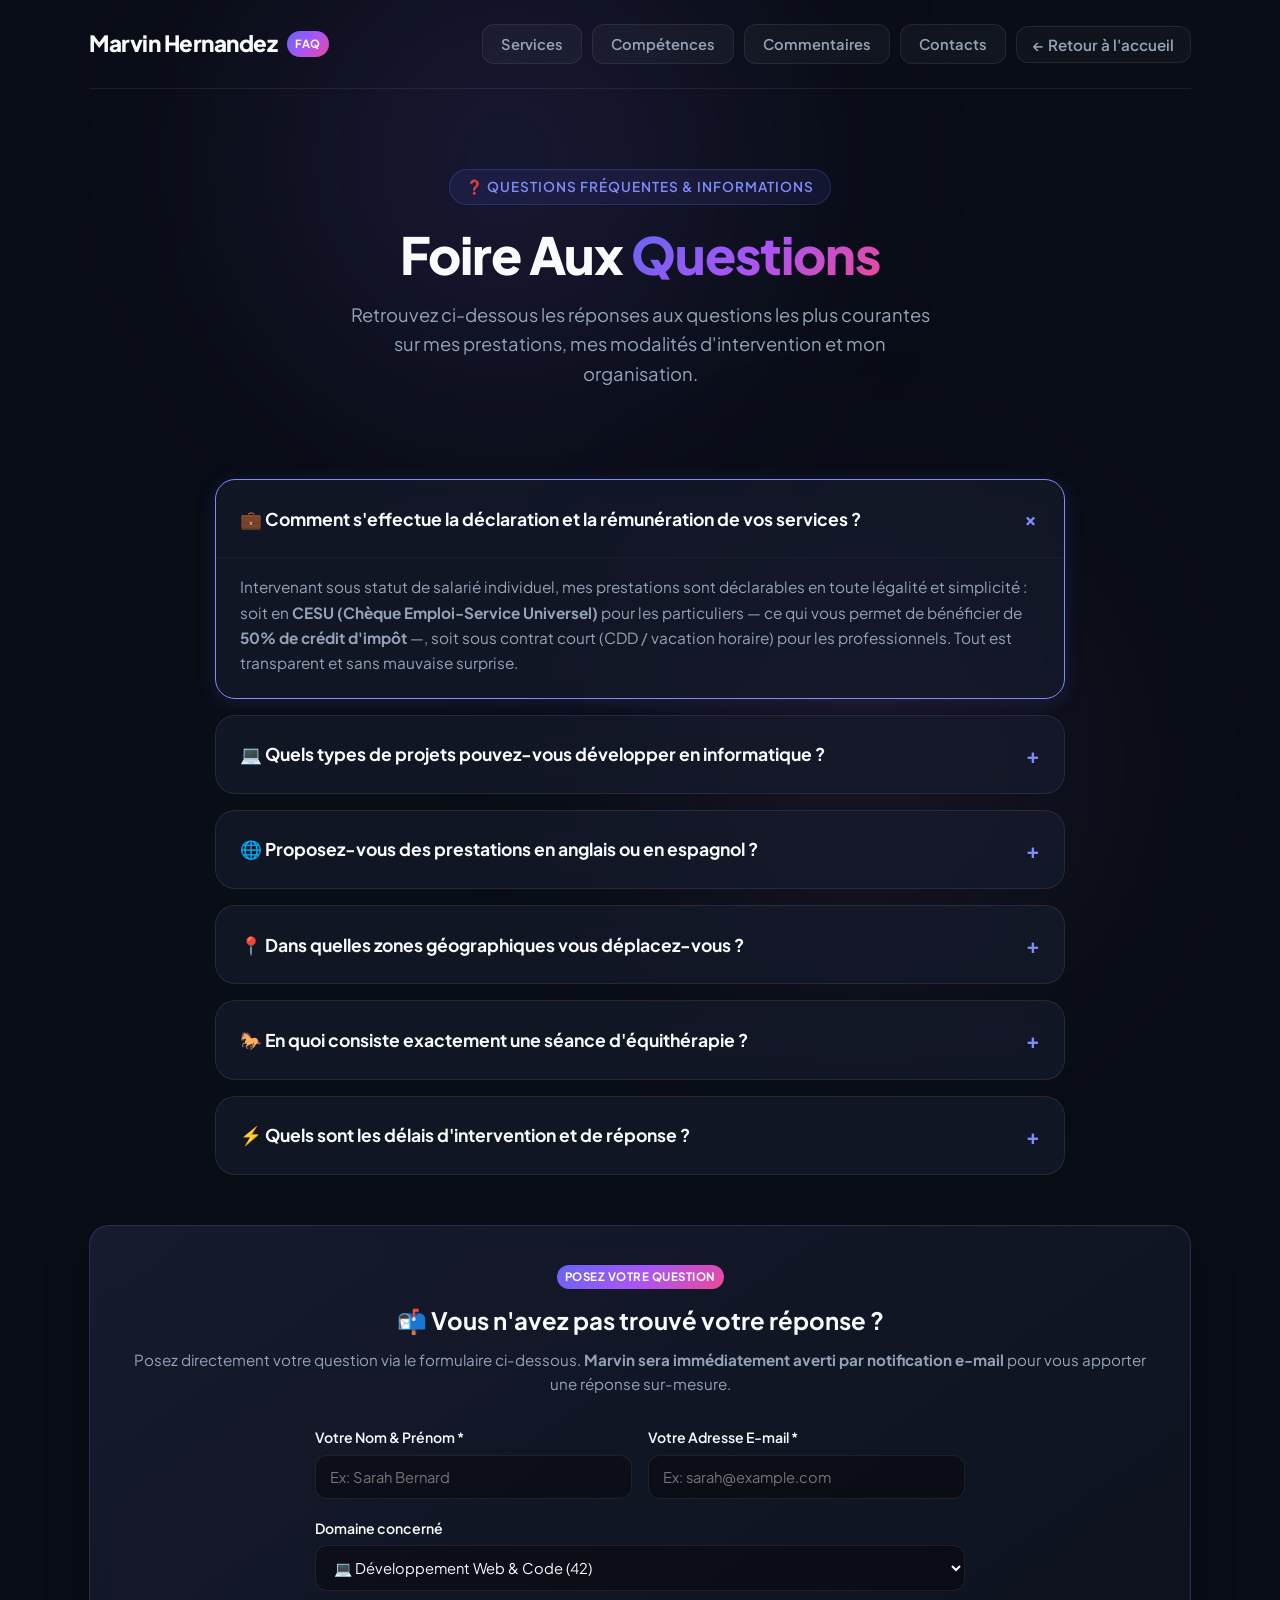
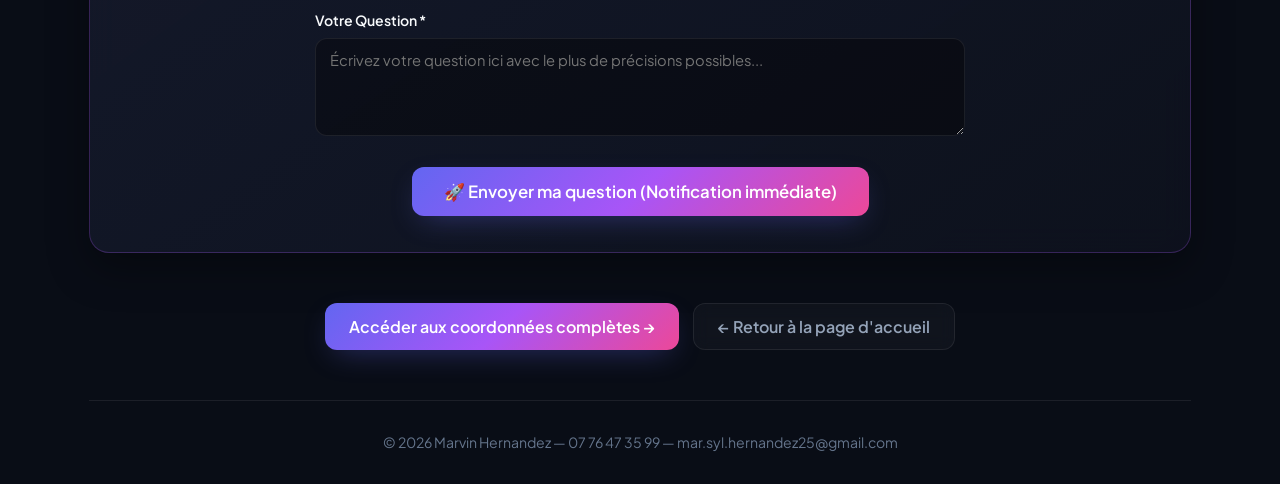
<file: FAQ.html>
<!DOCTYPE html>
<html lang="fr">

<head>
    <meta charset="UTF-8">
    <meta name="viewport" content="width=device-width, initial-scale=1.0">
    <title>Marvin Hernandez - Foire Aux Questions (FAQ)</title>
    <link rel="icon" type="image/svg+xml" href="data:image/svg+xml,%3Csvg xmlns='http://www.w3.org/2000/svg' viewBox='0 0 100 100'%3E%3Cdefs%3E%3ClinearGradient id='g' x1='0%25' y1='0%25' x2='100%25' y2='100%25'%3E%3Cstop offset='0%25' stop-color='%236366f1'/%3E%3Cstop offset='50%25' stop-color='%23a855f7'/%3E%3Cstop offset='100%25' stop-color='%23ec4899'/%3E%3C/linearGradient%3E%3C/defs%3E%3Crect width='100' height='100' rx='26' fill='url(%23g)'/%3E%3Ctext x='50' y='67' font-family='sans-serif' font-size='44' font-weight='900' fill='%23ffffff' text-anchor='middle'%3EMH%3C/text%3E%3Ccircle cx='82' cy='24' r='5' fill='%2338bdf8'/%3E%3C/svg%3E">
    <link rel="icon" type="image/png" href="favicon.png">
    <link rel="shortcut icon" href="favicon.ico">
    <link rel="stylesheet" href="style.css">
</head>

<body>
    <div class="container">
        <!-- Barre de navigation -->
        <header class="navbar">
            <a href="site.html" class="brand">
                <span>Marvin Hernandez</span>
                <span class="brand-badge">FAQ</span>
            </a>
            <div class="nav-buttons">
                <button onclick="window.location.href='Services.html'">Services</button>
                <button onclick="window.location.href='Competences.html'">Compétences</button>
                <button onclick="window.location.href='Commentaires.html'">Commentaires</button>
                <button onclick="window.location.href='Contacts.html'">Contacts</button>
                <button class="btn-back" onclick="window.location.href='site.html'">
                    ← Retour à l'accueil
                </button>
            </div>
        </header>

        <!-- Titre et présentation -->
        <main>
            <section class="hero" style="padding-bottom: 25px;">
                <span class="hero-tag">❓ Questions fréquentes & Informations</span>
                <h1>Foire Aux <span class="gradient-text">Questions</span></h1>
                <p>Retrouvez ci-dessous les réponses aux questions les plus courantes sur mes prestations, mes modalités
                    d'intervention et mon organisation.</p>
            </section>

            <!-- Liste des questions / réponses (Accordéon interactif) -->
            <section class="faq-list">

                <!-- Q1 -->
                <div class="faq-card active" onclick="toggleFaq(this)">
                    <div class="faq-question">
                        <span>💼 Comment s'effectue la déclaration et la rémunération de vos services ?</span>
                        <span class="faq-toggle-icon">+</span>
                    </div>
                    <div class="faq-answer">
                        Intervenant sous statut de salarié individuel, mes prestations sont déclarables en toute
                        légalité et simplicité : soit en <strong>CESU (Chèque Emploi-Service Universel)</strong> pour
                        les particuliers — ce qui vous permet de bénéficier de <strong>50% de crédit d'impôt</strong> —,
                        soit sous contrat court (CDD / vacation horaire) pour les professionnels. Tout est transparent
                        et sans mauvaise surprise.
                    </div>
                </div>

                <!-- Q2 -->
                <div class="faq-card" onclick="toggleFaq(this)">
                    <div class="faq-question">
                        <span>💻 Quels types de projets pouvez-vous développer en informatique ?</span>
                        <span class="faq-toggle-icon">+</span>
                    </div>
                    <div class="faq-answer">
                        Ayant réussi l'épreuve immersive de la <strong>Piscine de l'École 42</strong>, je dispose de
                        solides bases en algorithmique, en programmation (C, JavaScript, HTML5, CSS3) et en méthodologie
                        de résolution de problèmes. Je peux concevoir des sites web vitrines modernes, développer des
                        interfaces adaptées à vos besoins, déboguer du code ou mettre en place des automatisations.
                    </div>
                </div>

                <!-- Q3 -->
                <div class="faq-card" onclick="toggleFaq(this)">
                    <div class="faq-question">
                        <span>🌐 Proposez-vous des prestations en anglais ou en espagnol ?</span>
                        <span class="faq-toggle-icon">+</span>
                    </div>
                    <div class="faq-answer">
                        Oui, tout à fait ! Je maîtrise couramment l'<strong>anglais</strong> et
                        l'<strong>espagnol</strong> en plus du français. Je peux ainsi mener des négociations
                        commerciales avec des interlocuteurs internationaux, rédiger des contenus ou animer des sessions
                        avec des publics multilingues.
                    </div>
                </div>

                <!-- Q4 -->
                <div class="faq-card" onclick="toggleFaq(this)">
                    <div class="faq-question">
                        <span>📍 Dans quelles zones géographiques vous déplacez-vous ?</span>
                        <span class="faq-toggle-icon">+</span>
                    </div>
                    <div class="faq-answer">
                        J'ai deux points d'attache : à <strong>Paris 15ème</strong> (14 rue des 4 Frères Peignot) et à
                        <strong>Vigneux-sur-Seine</strong> (4 rue Denis Papin, 91270). Je me déplace sur l'ensemble de
                        l'<strong>Île-de-France</strong> (Paris, Essonne, Hauts-de-Seine, Val-de-Marne, etc.). Les
                        prestations de développement web, composition musicale et conseil peuvent également être
                        réalisées à distance en visioconférence.
                    </div>
                </div>

                <!-- Q5 -->
                <div class="faq-card" onclick="toggleFaq(this)">
                    <div class="faq-question">
                        <span>🐎 En quoi consiste exactement une séance d'équithérapie ?</span>
                        <span class="faq-toggle-icon">+</span>
                    </div>
                    <div class="faq-answer">
                        L'équithérapie est un accompagnement personnalisé où le cheval agit comme médiateur
                        thérapeutique. Les séances sont orientées vers l'apaisement, la confiance en soi, la gestion
                        émotionnelle et le lien relationnel. Le travail s'effectue au sol (pansage, contact, guidage) ou
                        à cheval selon les besoins et les objectifs de chacun, toujours avec bienveillance et sécurité.
                    </div>
                </div>

                <!-- Q6 -->
                <div class="faq-card" onclick="toggleFaq(this)">
                    <div class="faq-question">
                        <span>⚡ Quels sont les délais d'intervention et de réponse ?</span>
                        <span class="faq-toggle-icon">+</span>
                    </div>
                    <div class="faq-answer">
                        Je réponds généralement en moins de <strong>2 heures</strong> en journée au <strong>07 76 47 35
                            99</strong> ou par mail. Selon les urgences et mon planning, une intervention ponctuelle
                        peut souvent être programmée sous 24 à 48 heures.
                    </div>
                </div>

            </section>

            <!-- Formulaire pour poser une question et recevoir une notification par mail -->
            <section class="calculator-box" style="margin-top: 50px;">
                <div class="calculator-header">
                    <span class="skill-badge-highlight">Posez votre question</span>
                    <h3>📬 Vous n'avez pas trouvé votre réponse ?</h3>
                    <p>Posez directement votre question via le formulaire ci-dessous. <strong>Marvin sera immédiatement
                            averti par notification e-mail</strong> pour vous apporter une réponse sur-mesure.</p>
                </div>

                <form onsubmit="handleFaqQuestionSubmit(event)" style="max-width: 650px; margin: 0 auto;">
                    <div style="display: grid; grid-template-columns: 1fr 1fr; gap: 16px;">
                        <div class="form-group">
                            <label for="faqNom">Votre Nom & Prénom *</label>
                            <input type="text" id="faqNom" class="form-control" placeholder="Ex: Sarah Bernard"
                                required>
                        </div>
                        <div class="form-group">
                            <label for="faqEmail">Votre Adresse E-mail *</label>
                            <input type="email" id="faqEmail" class="form-control" placeholder="Ex: sarah@example.com"
                                required>
                        </div>
                    </div>

                    <div class="form-group">
                        <label for="faqDomaine">Domaine concerné</label>
                        <select id="faqDomaine" class="form-control">
                            <option value="Développement & Code (42)">💻 Développement Web & Code (42)</option>
                            <option value="Vente & Commerce">💼 Vente & Négociation</option>
                            <option value="Musique & Création">🎵 Musique & Composition</option>
                            <option value="Équitation & Équithérapie">🐎 Équitation & Équithérapie</option>
                            <option value="Cuisine & Gastronomie">🍳 Cuisine & Gastronomie</option>
                            <option value="Autre question">❓ Autre sujet</option>
                        </select>
                    </div>

                    <div class="form-group">
                        <label for="faqQuestionText">Votre Question *</label>
                        <textarea id="faqQuestionText" class="form-control" rows="4"
                            placeholder="Écrivez votre question ici avec le plus de précisions possibles..."
                            required></textarea>
                    </div>

                    <div style="text-align: center; margin-top: 25px;">
                        <button type="submit" class="primary" style="padding: 14px 32px; font-size: 1.05rem;">
                            🚀 Envoyer ma question (Notification immédiate)
                        </button>
                    </div>
                </form>
            </section>

            <!-- Boutons de redirection bas de page -->
            <div style="display: flex; gap: 14px; justify-content: center; flex-wrap: wrap; margin: 50px 0;">
                <button class="primary" style="padding: 12px 24px; font-size: 1rem;"
                    onclick="window.location.href='Contacts.html'">
                    Accéder aux coordonnées complètes →
                </button>
                <button class="btn-back" style="padding: 12px 24px; font-size: 1rem;"
                    onclick="window.location.href='site.html'">
                    ← Retour à la page d'accueil
                </button>
            </div>
        </main>

        <!-- Pied de page -->
        <footer>
            <p>© 2026 Marvin Hernandez — 07 76 47 35 99 — mar.syl.hernandez25@gmail.com</p>
        </footer>
    </div>

    <!-- Scripts pour l'accordéon et la notification par mail -->
    <script>
        // Fonction d'accordéon FAQ
        function toggleFaq(card) {
            const isActive = card.classList.contains('active');

            // Ferme les autres cartes pour un affichage propre
            document.querySelectorAll('.faq-card').forEach(c => c.classList.remove('active'));

            if (!isActive) {
                card.classList.add('active');
            }
        }

        // Gestion de l'envoi de la question avec notification e-mail
        function handleFaqQuestionSubmit(e) {
            e.preventDefault();
            const nom = document.getElementById('faqNom').value.trim();
            const email = document.getElementById('faqEmail').value.trim();
            const domaine = document.getElementById('faqDomaine').value;
            const question = document.getElementById('faqQuestionText').value.trim();

            if (!nom || !email || !question) {
                alert("Veuillez renseigner les champs obligatoires.");
                return;
            }

            // Sauvegarde locale de sécurité
            try {
                const storedQuestions = JSON.parse(localStorage.getItem('marvin_faq_questions') || '[]');
                storedQuestions.unshift({
                    nom: nom,
                    email: email,
                    domaine: domaine,
                    question: question,
                    date: new Date().toLocaleString()
                });
                localStorage.setItem('marvin_faq_questions', JSON.stringify(storedQuestions));
            } catch (err) {
                console.error("Sauvegarde locale :", err);
            }

            // Message utilisateur convivial
            alert(`✨ Merci ${nom} !\n\nVotre question a été enregistrée. Une notification e-mail est en cours d'envoi vers Marvin Hernandez (mar.syl.hernandez25@gmail.com).`);

            // Déclenchement de la notification mailto vers Marvin
            const subject = encodeURIComponent(`[FAQ Site] Nouvelle question de ${nom} (${domaine})`);
            const body = encodeURIComponent(
                `Bonjour Marvin,\n\nUne nouvelle question a été posée depuis la FAQ de ton site web :\n\n` +
                `👤 Nom : ${nom}\n` +
                `✉️ Email de réponse : ${email}\n` +
                `🏷️ Domaine : ${domaine}\n\n` +
                `❓ Question :\n${question}\n\n` +
                `---\nNotification automatique du site officiel Marvin Hernandez`
            );

            // Ouverture du client mail pour envoyer la notification
            window.location.href = `mailto:mar.syl.hernandez25@gmail.com?subject=${subject}&body=${body}`;

            // Réinitialisation du formulaire
            document.getElementById('faqQuestionText').value = '';
        }
    </script>
</body>

</html>
</file>
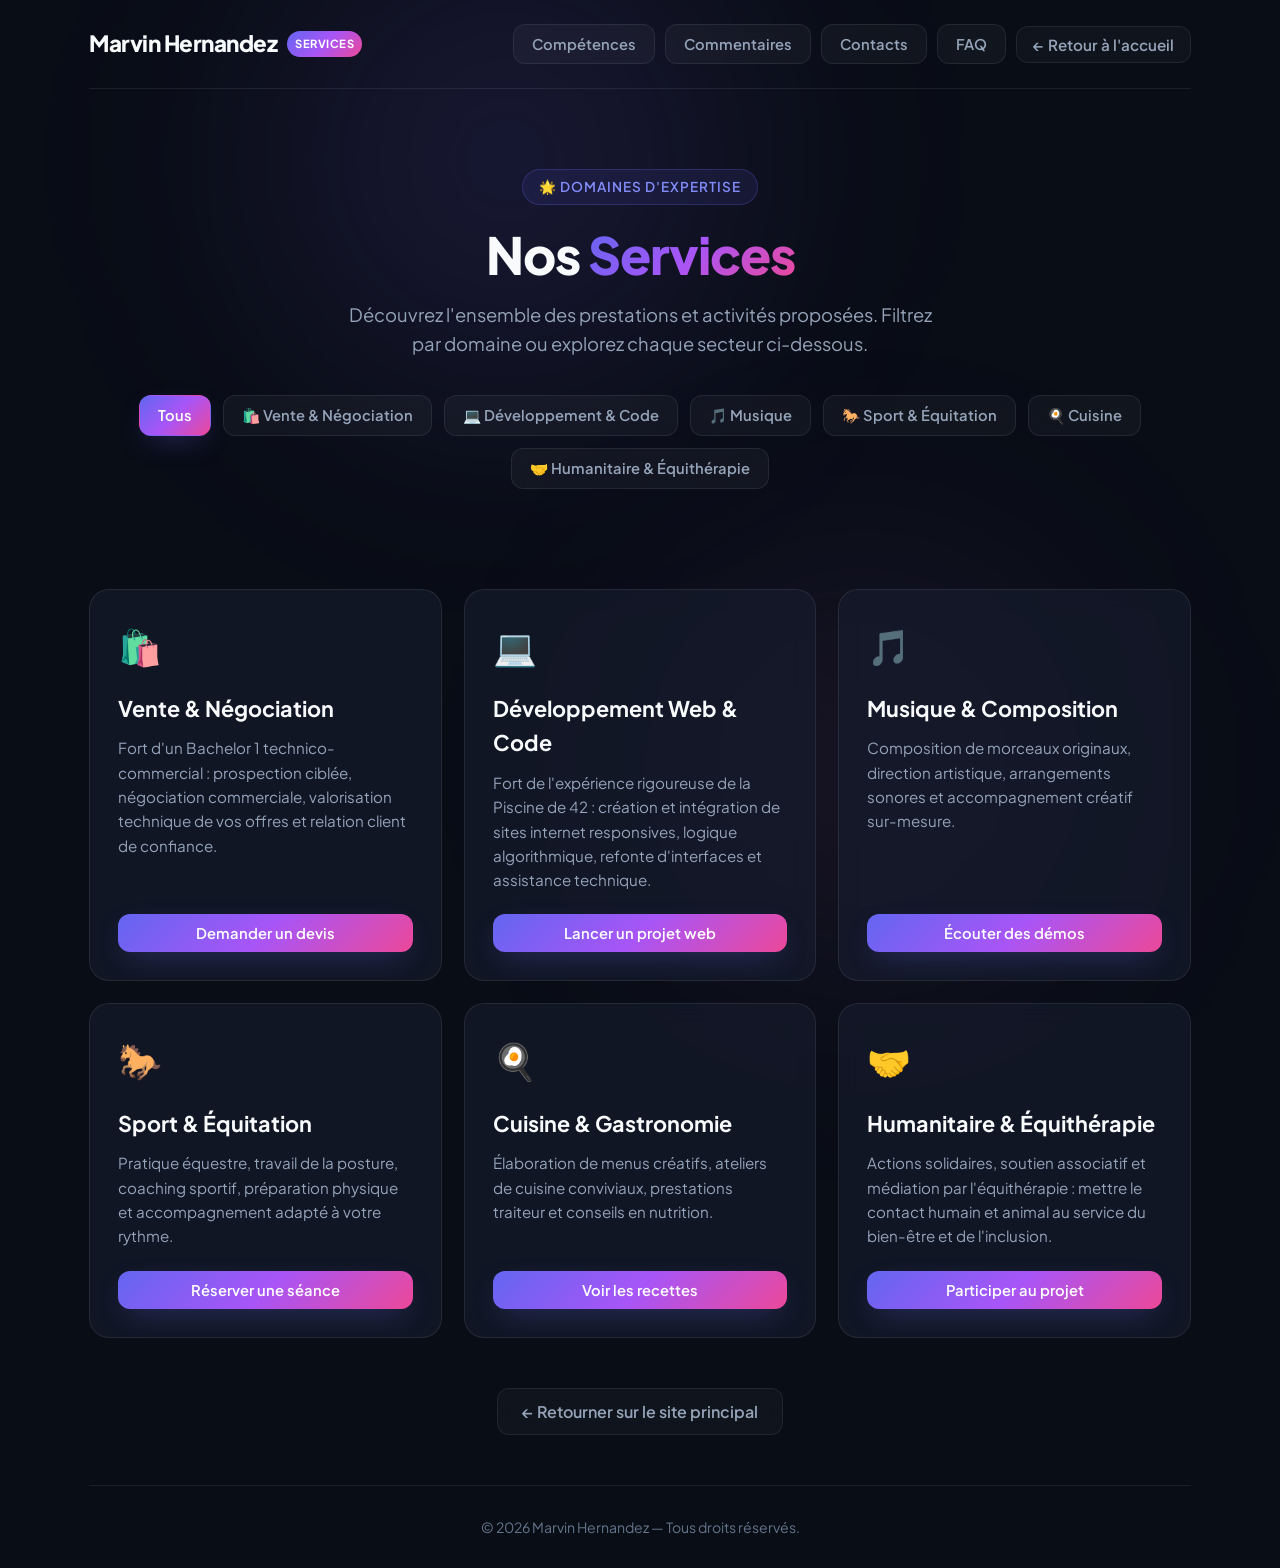
<file: Services.html>
<!DOCTYPE html>
<html lang="fr">

<head>
    <meta charset="UTF-8">
    <meta name="viewport" content="width=device-width, initial-scale=1.0">
    <title>Marvin Hernandez - Services</title>
    <link rel="icon" type="image/svg+xml" href="data:image/svg+xml,%3Csvg xmlns='http://www.w3.org/2000/svg' viewBox='0 0 100 100'%3E%3Cdefs%3E%3ClinearGradient id='g' x1='0%25' y1='0%25' x2='100%25' y2='100%25'%3E%3Cstop offset='0%25' stop-color='%236366f1'/%3E%3Cstop offset='50%25' stop-color='%23a855f7'/%3E%3Cstop offset='100%25' stop-color='%23ec4899'/%3E%3C/linearGradient%3E%3C/defs%3E%3Crect width='100' height='100' rx='26' fill='url(%23g)'/%3E%3Ctext x='50' y='67' font-family='sans-serif' font-size='44' font-weight='900' fill='%23ffffff' text-anchor='middle'%3EMH%3C/text%3E%3Ccircle cx='82' cy='24' r='5' fill='%2338bdf8'/%3E%3C/svg%3E">
    <link rel="icon" type="image/png" href="favicon.png">
    <link rel="shortcut icon" href="favicon.ico">
    <link rel="stylesheet" href="style.css">
</head>

<body>
    <div class="container">
        <!-- Barre de navigation avec bouton retour -->
        <header class="navbar">
            <a href="site.html" class="brand">
                <span>Marvin Hernandez</span>
                <span class="brand-badge">SERVICES</span>
            </a>
            <div class="nav-buttons">
                <button onclick="window.location.href='Competences.html'">Compétences</button>
                <button onclick="window.location.href='Commentaires.html'">Commentaires</button>
                <button onclick="window.location.href='Contacts.html'">Contacts</button>
                <button onclick="window.location.href='FAQ.html'">FAQ</button>
                <button class="btn-back" onclick="window.location.href='site.html'">
                    ← Retour à l'accueil
                </button>
            </div>
        </header>

        <!-- Titre et sous-titre -->
        <main>
            <section class="hero" style="padding-bottom: 20px;">
                <span class="hero-tag">🌟 Domaines d'expertise</span>
                <h1>Nos <span class="gradient-text">Services</span></h1>
                <p>Découvrez l'ensemble des prestations et activités proposées. Filtrez par domaine ou explorez chaque
                    secteur ci-dessous.</p>

                <!-- Boutons de filtres interactifs -->
                <div class="filter-bar">
                    <button class="filter-btn active" onclick="filterServices('all', this)">Tous</button>
                    <button class="filter-btn" onclick="filterServices('vente', this)">🛍️ Vente & Négociation</button>
                    <button class="filter-btn" onclick="filterServices('dev', this)">💻 Développement & Code</button>
                    <button class="filter-btn" onclick="filterServices('musique', this)">🎵 Musique</button>
                    <button class="filter-btn" onclick="filterServices('sport', this)">🐎 Sport & Équitation</button>
                    <button class="filter-btn" onclick="filterServices('cuisine', this)">🍳 Cuisine</button>
                    <button class="filter-btn" onclick="filterServices('humanitaire', this)">🤝 Humanitaire &
                        Équithérapie</button>
                </div>
            </section>

            <!-- Grille des services détaillée -->
            <section class="grid" id="servicesGrid">
                <!-- Vente -->
                <article class="card service-item" data-category="vente">
                    <div>
                        <span class="card-icon">🛍️</span>
                        <h3>Vente & Négociation</h3>
                        <p>Fort d'un Bachelor 1 technico-commercial : prospection ciblée, négociation commerciale,
                            valorisation technique de vos offres et relation client de confiance.</p>
                    </div>
                    <button class="primary"
                        onclick="alert('Demande de renseignements pour le service Vente enregistrée !')">Demander un
                        devis</button>
                </article>

                <!-- Développement Web (Piscine 42) -->
                <article class="card service-item" data-category="dev">
                    <div>
                        <span class="card-icon">💻</span>
                        <h3>Développement Web & Code</h3>
                        <p>Fort de l'expérience rigoureuse de la Piscine de 42 : création et intégration de sites
                            internet responsives, logique algorithmique, refonte d'interfaces et assistance technique.
                        </p>
                    </div>
                    <button class="primary"
                        onclick="alert('Demande pour le service Développement enregistrée ! Contactez Marvin pour démarrer.')">Lancer
                        un projet web</button>
                </article>

                <!-- Musique -->
                <article class="card service-item" data-category="musique">
                    <div>
                        <span class="card-icon">🎵</span>
                        <h3>Musique & Composition</h3>
                        <p>Composition de morceaux originaux, direction artistique, arrangements sonores et
                            accompagnement créatif sur-mesure.</p>
                    </div>
                    <button class="primary"
                        onclick="alert('Découvrez nos réalisations et créations musicales !')">Écouter des
                        démos</button>
                </article>

                <!-- Sport -->
                <article class="card service-item" data-category="sport">
                    <div>
                        <span class="card-icon">🐎</span>
                        <h3>Sport & Équitation</h3>
                        <p>Pratique équestre, travail de la posture, coaching sportif, préparation physique et
                            accompagnement adapté à votre rythme.</p>
                    </div>
                    <button class="primary"
                        onclick="alert('Planifiez votre première séance sportive ou équestre !')">Réserver une
                        séance</button>
                </article>

                <!-- Cuisine -->
                <article class="card service-item" data-category="cuisine">
                    <div>
                        <span class="card-icon">🍳</span>
                        <h3>Cuisine & Gastronomie</h3>
                        <p>Élaboration de menus créatifs, ateliers de cuisine conviviaux, prestations traiteur et
                            conseils en nutrition.</p>
                    </div>
                    <button class="primary" onclick="alert('Consultez nos menus et propositions gourmandes !')">Voir les
                        recettes</button>
                </article>

                <!-- Humanitaire -->
                <article class="card service-item" data-category="humanitaire">
                    <div>
                        <span class="card-icon">🤝</span>
                        <h3>Humanitaire & Équithérapie</h3>
                        <p>Actions solidaires, soutien associatif et médiation par l'équithérapie : mettre le contact
                            humain et animal au service du bien-être et de l'inclusion.</p>
                    </div>
                    <button class="primary"
                        onclick="alert('Merci pour votre intérêt pour nos projets solidaires et d\'équithérapie !')">Participer
                        au
                        projet</button>
                </article>
            </section>

            <!-- Bouton Retour bas de page -->
            <div style="text-align: center; margin: 50px 0;">
                <button class="btn-back" style="padding: 12px 24px; font-size: 1rem;"
                    onclick="window.location.href='site.html'">
                    ← Retourner sur le site principal
                </button>
            </div>
        </main>

        <!-- Pied de page -->
        <footer>
            <p>© 2026 Marvin Hernandez — Tous droits réservés.</p>
        </footer>
    </div>

    <!-- Script de filtrage fluide -->
    <script>
        function filterServices(category, clickedBtn) {
            // Mise à jour de l'état actif des boutons
            document.querySelectorAll('.filter-btn').forEach(btn => btn.classList.remove('active'));
            if (clickedBtn) {
                clickedBtn.classList.add('active');
            }

            // Filtrage des cartes
            const items = document.querySelectorAll('.service-item');
            items.forEach(item => {
                if (category === 'all' || item.getAttribute('data-category') === category) {
                    item.style.display = 'flex';
                } else {
                    item.style.display = 'none';
                }
            });
        }
    </script>
</body>

</html>
</file>
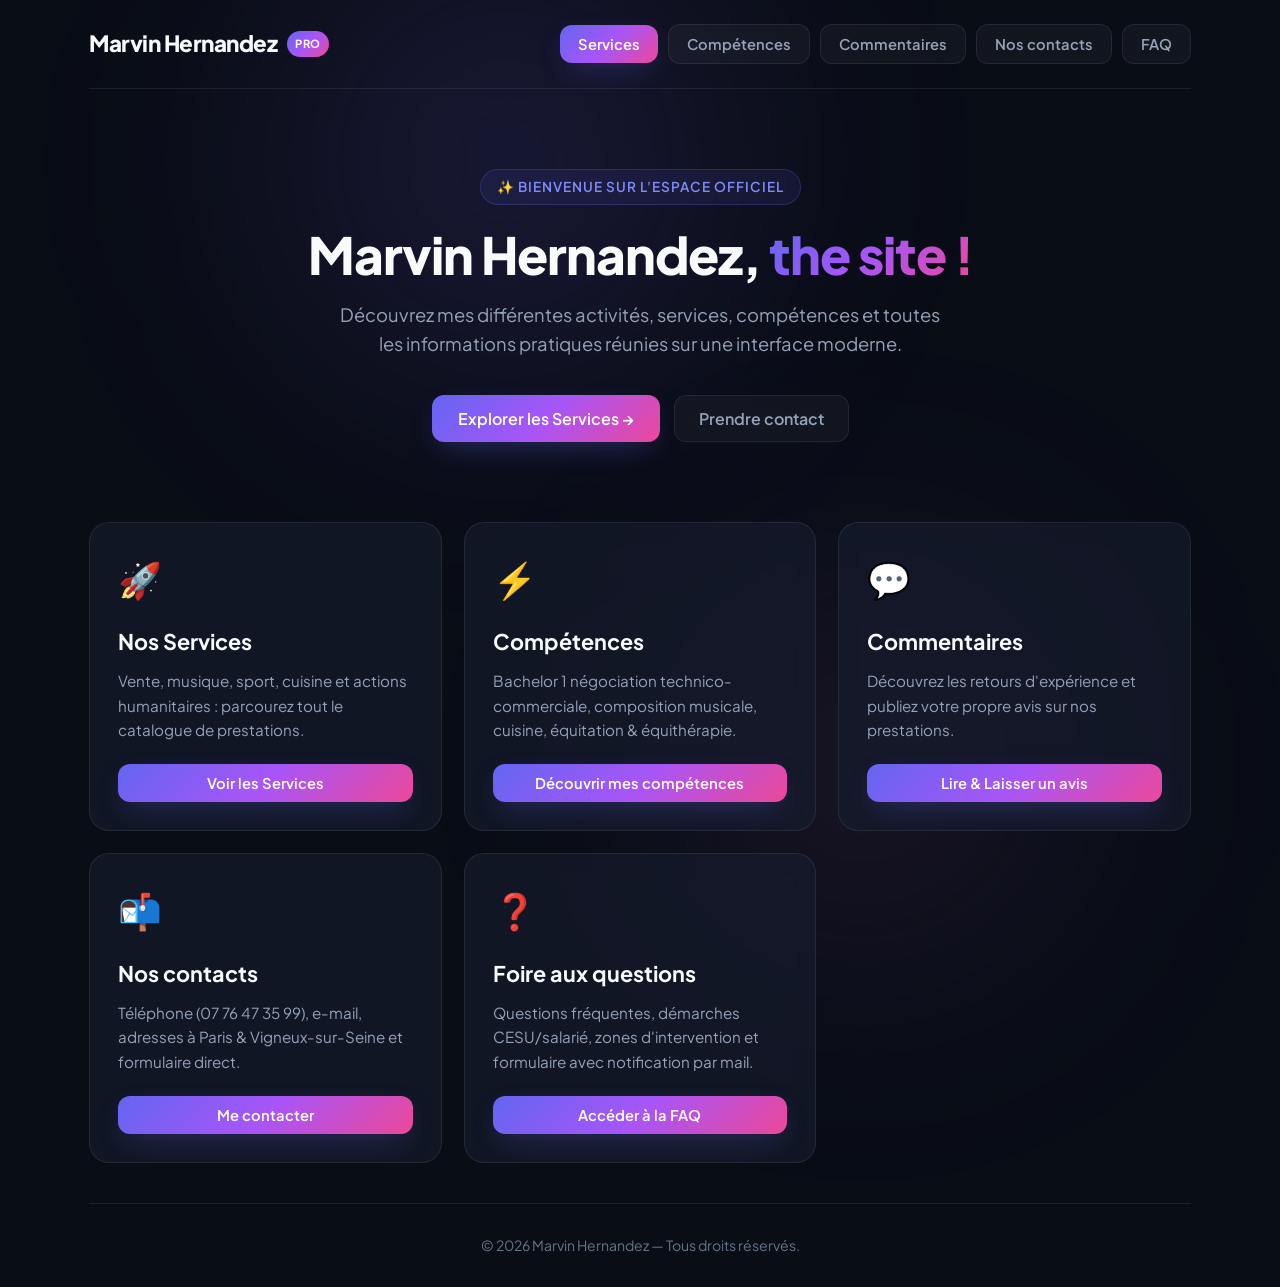
<file: site.html>
<!DOCTYPE html>
<html lang="fr">

<head>
    <meta charset="UTF-8">
    <meta name="viewport" content="width=device-width, initial-scale=1.0">
    <title>Marvin Hernandez - Site Officiel</title>
    <link rel="icon" type="image/svg+xml" href="data:image/svg+xml,%3Csvg xmlns='http://www.w3.org/2000/svg' viewBox='0 0 100 100'%3E%3Cdefs%3E%3ClinearGradient id='g' x1='0%25' y1='0%25' x2='100%25' y2='100%25'%3E%3Cstop offset='0%25' stop-color='%236366f1'/%3E%3Cstop offset='50%25' stop-color='%23a855f7'/%3E%3Cstop offset='100%25' stop-color='%23ec4899'/%3E%3C/linearGradient%3E%3C/defs%3E%3Crect width='100' height='100' rx='26' fill='url(%23g)'/%3E%3Ctext x='50' y='67' font-family='sans-serif' font-size='44' font-weight='900' fill='%23ffffff' text-anchor='middle'%3EMH%3C/text%3E%3Ccircle cx='82' cy='24' r='5' fill='%2338bdf8'/%3E%3C/svg%3E">
    <link rel="icon" type="image/png" href="favicon.png">
    <link rel="shortcut icon" href="favicon.ico">
    <link rel="stylesheet" href="style.css">
</head>

<body>
    <div class="container">
        <!-- Barre de Navigation -->
        <header class="navbar">
            <a href="site.html" class="brand">
                <span>Marvin Hernandez</span>
                <span class="brand-badge">PRO</span>
            </a>
            <nav class="nav-buttons">
                <button class="primary" onclick="window.location.href='Services.html'">Services</button>
                <button onclick="window.location.href='Competences.html'">Compétences</button>
                <button onclick="window.location.href='Commentaires.html'">Commentaires</button>
                <button onclick="window.location.href='Contacts.html'">Nos contacts</button>
                <button onclick="window.location.href='FAQ.html'">FAQ</button>
            </nav>
        </header>

        <!-- Section Héro -->
        <main>
            <section class="hero">
                <span class="hero-tag">✨ Bienvenue sur l'espace officiel</span>
                <h1>Marvin Hernandez, <span class="gradient-text">the site !</span></h1>
                <p>Découvrez mes différentes activités, services, compétences et toutes les informations pratiques
                    réunies sur une interface moderne.</p>

                <div style="display: flex; gap: 14px; justify-content: center; flex-wrap: wrap;">
                    <button class="primary" style="font-size: 1rem; padding: 12px 26px;"
                        onclick="window.location.href='Services.html'">
                        Explorer les Services →
                    </button>
                    <button style="font-size: 1rem; padding: 12px 24px;" onclick="window.location.href='Contacts.html'">
                        Prendre contact
                    </button>
                </div>
            </section>

            <!-- Grille de navigation interactive -->
            <section class="grid">
                <div class="card" onclick="window.location.href='Services.html'" style="cursor: pointer;">
                    <div>
                        <span class="card-icon">🚀</span>
                        <h3>Nos Services</h3>
                        <p>Vente, musique, sport, cuisine et actions humanitaires : parcourez tout le catalogue de
                            prestations.</p>
                    </div>
                    <button class="primary" style="width: 100%;">Voir les Services</button>
                </div>


                <div class="card" id="competences" onclick="window.location.href='Competences.html'"
                    style="cursor: pointer;">
                    <div>
                        <span class="card-icon">⚡</span>
                        <h3>Compétences</h3>
                        <p>Bachelor 1 négociation technico-commerciale, composition musicale, cuisine, équitation &
                            équithérapie.</p>
                    </div>
                    <button class="primary" style="width: 100%;">Découvrir mes compétences</button>
                </div>

                <div class="card" id="card-commentaires" onclick="window.location.href='Commentaires.html'"
                    style="cursor: pointer;">
                    <div>
                        <span class="card-icon">💬</span>
                        <h3>Commentaires</h3>
                        <p>Découvrez les retours d'expérience et publiez votre propre avis sur nos prestations.</p>
                    </div>
                    <button class="primary" style="width: 100%;">Lire & Laisser un avis</button>
                </div>

                <div class="card" id="contacts" onclick="window.location.href='Contacts.html'" style="cursor: pointer;">
                    <div>
                        <span class="card-icon">📬</span>
                        <h3>Nos contacts</h3>
                        <p>Téléphone (07 76 47 35 99), e-mail, adresses à Paris & Vigneux-sur-Seine et formulaire
                            direct.</p>
                    </div>
                    <button class="primary" style="width: 100%;">Me contacter</button>
                </div>

                <div class="card" id="faq" onclick="window.location.href='FAQ.html'" style="cursor: pointer;">
                    <div>
                        <span class="card-icon">❓</span>
                        <h3>Foire aux questions</h3>
                        <p>Questions fréquentes, démarches CESU/salarié, zones d'intervention et formulaire avec
                            notification par mail.</p>
                    </div>
                    <button class="primary" style="width: 100%;">Accéder à la FAQ</button>
                </div>
            </section>
        </main>

        <!-- Pied de page -->
        <footer>
            <p>© 2026 Marvin Hernandez — Tous droits réservés.</p>
        </footer>
    </div>

    <script>
        function scrollToSection(id) {
            const element = document.getElementById(id);
            if (element) {
                element.scrollIntoView({ behavior: 'smooth', block: 'center' });
            }
        }
    </script>
</body>

</html>
</file>
<file: style.css>
@import url('https://fonts.googleapis.com/css2?family=Plus+Jakarta+Sans:wght@300;400;500;600;700;800&display=swap');

:root {
    --bg-main: #090d16;
    --bg-card: rgba(22, 28, 45, 0.7);
    --border-color: rgba(255, 255, 255, 0.08);
    --border-hover: rgba(168, 85, 247, 0.4);
    --text-primary: #f8fafc;
    --text-secondary: #94a3b8;
    --text-muted: #64748b;
    --primary: #6366f1;
    --primary-light: #818cf8;
    --accent: #a855f7;
    --accent-emerald: #10b981;
    --gradient-brand: linear-gradient(135deg, #6366f1 0%, #a855f7 50%, #ec4899 100%);
    --gradient-card: linear-gradient(145deg, rgba(255, 255, 255, 0.05) 0%, rgba(255, 255, 255, 0.01) 100%);
    --glow: 0 10px 30px -10px rgba(99, 102, 241, 0.4);
    --radius-sm: 8px;
    --radius-md: 12px;
    --radius-lg: 20px;
    --radius-full: 9999px;
    --font-main: 'Plus Jakarta Sans', -apple-system, BlinkMacSystemFont, sans-serif;
}

* {
    margin: 0;
    padding: 0;
    box-sizing: border-box;
}

body {
    font-family: var(--font-main);
    background-color: var(--bg-main);
    color: var(--text-primary);
    min-height: 100vh;
    display: flex;
    flex-direction: column;
    overflow-x: hidden;
    position: relative;
    line-height: 1.6;
}

/* Arrière-plan lumineux et dynamique */
body::before,
body::after {
    content: '';
    position: fixed;
    border-radius: 50%;
    filter: blur(120px);
    pointer-events: none;
    z-index: 0;
}

body::before {
    top: -10%;
    left: 20%;
    width: 500px;
    height: 500px;
    background: radial-gradient(circle, rgba(99, 102, 241, 0.18) 0%, rgba(168, 85, 247, 0.08) 70%, transparent 100%);
}

body::after {
    bottom: -10%;
    right: 15%;
    width: 450px;
    height: 450px;
    background: radial-gradient(circle, rgba(236, 72, 153, 0.12) 0%, rgba(99, 102, 241, 0.06) 70%, transparent 100%);
}

/* Structure principale */
.container {
    width: 100%;
    max-width: 1150px;
    margin: 0 auto;
    padding: 0 24px;
    position: relative;
    z-index: 1;
}

/* En-tête / Barre de navigation */
.navbar {
    display: flex;
    justify-content: space-between;
    align-items: center;
    padding: 24px 0;
    margin-bottom: 20px;
    border-bottom: 1px solid var(--border-color);
}

.brand {
    font-size: 1.4rem;
    font-weight: 800;
    letter-spacing: -0.5px;
    display: flex;
    align-items: center;
    gap: 10px;
    text-decoration: none;
    color: var(--text-primary);
}

.brand-badge {
    background: var(--gradient-brand);
    color: white;
    font-size: 0.7rem;
    font-weight: 700;
    text-transform: uppercase;
    padding: 4px 8px;
    border-radius: var(--radius-full);
    letter-spacing: 0.5px;
}

/* Groupe de navigation boutons */
.nav-buttons {
    display: flex;
    flex-wrap: wrap;
    gap: 10px;
    align-items: center;
}

/* Style des boutons */
button,
.btn {
    font-family: var(--font-main);
    font-size: 0.92rem;
    font-weight: 600;
    padding: 10px 18px;
    border-radius: var(--radius-md);
    cursor: pointer;
    transition: all 0.25s cubic-bezier(0.4, 0, 0.2, 1);
    border: 1px solid var(--border-color);
    background: rgba(255, 255, 255, 0.04);
    color: var(--text-secondary);
    display: inline-flex;
    align-items: center;
    justify-content: center;
    gap: 8px;
    text-decoration: none;
    backdrop-filter: blur(8px);
}

button:hover,
.btn:hover {
    color: var(--text-primary);
    background: rgba(255, 255, 255, 0.08);
    border-color: var(--border-hover);
    transform: translateY(-2px);
    box-shadow: 0 4px 20px rgba(0, 0, 0, 0.3);
}

button:active,
.btn:active {
    transform: translateY(0);
}

/* Bouton principal en dégradé */
.btn-primary,
button.primary {
    background: var(--gradient-brand);
    border: none;
    color: #ffffff;
    box-shadow: var(--glow);
}

.btn-primary:hover,
button.primary:hover {
    box-shadow: 0 12px 30px -5px rgba(168, 85, 247, 0.5);
    filter: brightness(1.1);
    transform: translateY(-2px);
}

/* Bouton retour / contour */
.btn-back {
    display: inline-flex;
    align-items: center;
    gap: 8px;
    color: var(--text-secondary);
    font-size: 0.95rem;
    padding: 8px 16px;
    border-radius: var(--radius-md);
    background: rgba(255, 255, 255, 0.03);
    border: 1px solid var(--border-color);
    cursor: pointer;
    transition: all 0.2s ease;
}

.btn-back:hover {
    color: var(--text-primary);
    border-color: var(--primary-light);
    transform: translateX(-3px);
}

/* Section Héro */
.hero {
    text-align: center;
    padding: 60px 0 40px;
}

.hero-tag {
    display: inline-block;
    padding: 6px 16px;
    font-size: 0.85rem;
    font-weight: 600;
    color: var(--primary-light);
    background: rgba(99, 102, 241, 0.1);
    border: 1px solid rgba(99, 102, 241, 0.25);
    border-radius: var(--radius-full);
    margin-bottom: 20px;
    text-transform: uppercase;
    letter-spacing: 1px;
}

.hero h1 {
    font-size: 3.2rem;
    font-weight: 800;
    line-height: 1.15;
    margin-bottom: 16px;
    letter-spacing: -1px;
}

.gradient-text {
    background: var(--gradient-brand);
    -webkit-background-clip: text;
    -webkit-text-fill-color: transparent;
}

.hero p {
    font-size: 1.15rem;
    color: var(--text-secondary);
    max-width: 600px;
    margin: 0 auto 36px;
}

/* Grille de cartes */
.grid {
    display: grid;
    grid-template-columns: repeat(auto-fit, minmax(280px, 1fr));
    gap: 22px;
    margin: 40px 0;
}

.card {
    background: var(--bg-card);
    border: 1px solid var(--border-color);
    border-radius: var(--radius-lg);
    padding: 28px;
    transition: all 0.3s ease;
    display: flex;
    flex-direction: column;
    justify-content: space-between;
    position: relative;
    overflow: hidden;
    backdrop-filter: blur(12px);
}

.card::before {
    content: '';
    position: absolute;
    top: 0;
    left: 0;
    right: 0;
    height: 3px;
    background: var(--gradient-brand);
    opacity: 0;
    transition: opacity 0.3s ease;
}

.card:hover {
    transform: translateY(-5px);
    border-color: var(--border-hover);
    box-shadow: 0 16px 36px -10px rgba(0, 0, 0, 0.5), 0 0 20px rgba(168, 85, 247, 0.1);
}

.card:hover::before {
    opacity: 1;
}

.card-icon {
    font-size: 2.2rem;
    margin-bottom: 18px;
    display: inline-block;
    width: fit-content;
}

.card h3 {
    font-size: 1.35rem;
    font-weight: 700;
    margin-bottom: 10px;
    color: var(--text-primary);
}

.card p {
    font-size: 0.95rem;
    color: var(--text-secondary);
    margin-bottom: 22px;
    flex-grow: 1;
}

/* =========================================
   SECTION TARIFS SALARIÉ & CALCULATEUR D'HEURES
   ========================================= */
.section-title {
    text-align: center;
    margin: 60px 0 15px;
}

.section-title h2 {
    font-size: 2.4rem;
    font-weight: 800;
    letter-spacing: -0.5px;
}

.section-subtitle {
    text-align: center;
    color: var(--text-secondary);
    max-width: 650px;
    margin: 0 auto 35px;
    font-size: 1.05rem;
}

.tarifs-badge-type {
    display: inline-flex;
    align-items: center;
    gap: 8px;
    background: rgba(16, 185, 129, 0.12);
    border: 1px solid rgba(16, 185, 129, 0.3);
    color: #34d399;
    padding: 6px 14px;
    border-radius: var(--radius-full);
    font-size: 0.85rem;
    font-weight: 600;
    margin-bottom: 15px;
}

/* Cartes de tarification */
.pricing-grid {
    display: grid;
    grid-template-columns: repeat(auto-fit, minmax(250px, 1fr));
    gap: 20px;
    margin-bottom: 40px;
}

.pricing-card {
    background: var(--bg-card);
    border: 1px solid var(--border-color);
    border-radius: var(--radius-lg);
    padding: 30px 24px;
    display: flex;
    flex-direction: column;
    justify-content: space-between;
    position: relative;
    backdrop-filter: blur(12px);
    transition: all 0.3s ease;
}

.pricing-card.featured {
    border-color: rgba(99, 102, 241, 0.5);
    background: linear-gradient(170deg, rgba(99, 102, 241, 0.12) 0%, rgba(22, 28, 45, 0.85) 100%);
    box-shadow: 0 10px 30px -10px rgba(99, 102, 241, 0.35);
}

.pricing-card.featured::after {
    content: 'Recommandé';
    position: absolute;
    top: 14px;
    right: 18px;
    background: var(--gradient-brand);
    color: white;
    font-size: 0.72rem;
    font-weight: 700;
    padding: 3px 10px;
    border-radius: var(--radius-full);
    text-transform: uppercase;
}

.pricing-card:hover {
    transform: translateY(-6px);
    border-color: var(--border-hover);
    box-shadow: 0 15px 30px -5px rgba(0, 0, 0, 0.4);
}

.pricing-name {
    font-size: 1.25rem;
    font-weight: 700;
    margin-bottom: 8px;
}

.pricing-hours {
    font-size: 0.9rem;
    color: var(--primary-light);
    font-weight: 600;
    margin-bottom: 20px;
}

.pricing-rate {
    display: flex;
    align-items: baseline;
    gap: 4px;
    margin-bottom: 6px;
}

.pricing-rate .price {
    font-size: 2.5rem;
    font-weight: 800;
    color: var(--text-primary);
}

.pricing-rate .unit {
    font-size: 1rem;
    color: var(--text-secondary);
}

.pricing-desc {
    font-size: 0.88rem;
    color: var(--text-secondary);
    margin-bottom: 22px;
    line-height: 1.5;
}

.pricing-features {
    list-style: none;
    margin-bottom: 26px;
    flex-grow: 1;
}

.pricing-features li {
    font-size: 0.9rem;
    color: var(--text-secondary);
    margin-bottom: 10px;
    display: flex;
    align-items: center;
    gap: 8px;
}

.pricing-features li span {
    color: #34d399;
}

/* Simulateur interactif */
.calculator-box {
    background: linear-gradient(145deg, rgba(26, 32, 53, 0.75) 0%, rgba(14, 18, 30, 0.85) 100%);
    border: 1px solid rgba(168, 85, 247, 0.25);
    border-radius: var(--radius-lg);
    padding: 36px 30px;
    margin: 40px auto;
    box-shadow: 0 15px 40px rgba(0, 0, 0, 0.35);
    backdrop-filter: blur(15px);
}

.calculator-header {
    text-align: center;
    margin-bottom: 30px;
}

.calculator-header h3 {
    font-size: 1.5rem;
    font-weight: 700;
    margin-bottom: 8px;
}

.calculator-header p {
    color: var(--text-secondary);
    font-size: 0.95rem;
}

.slider-container {
    margin: 30px 0;
}

.slider-labels {
    display: flex;
    justify-content: space-between;
    font-weight: 700;
    font-size: 1.1rem;
    margin-bottom: 12px;
}

.slider-labels .highlight-hours {
    color: var(--primary-light);
    font-size: 1.3rem;
    font-weight: 800;
}

input[type=range] {
    -webkit-appearance: none;
    width: 100%;
    height: 10px;
    border-radius: var(--radius-full);
    background: rgba(255, 255, 255, 0.1);
    outline: none;
    transition: background 0.2s;
    cursor: pointer;
}

input[type=range]::-webkit-slider-thumb {
    -webkit-appearance: none;
    appearance: none;
    width: 24px;
    height: 24px;
    border-radius: 50%;
    background: var(--gradient-brand);
    cursor: pointer;
    box-shadow: 0 0 15px rgba(168, 85, 247, 0.8);
    transition: transform 0.15s ease;
}

input[type=range]::-webkit-slider-thumb:hover {
    transform: scale(1.2);
}

.calc-results-grid {
    display: grid;
    grid-template-columns: repeat(auto-fit, minmax(200px, 1fr));
    gap: 16px;
    background: rgba(0, 0, 0, 0.25);
    border: 1px solid var(--border-color);
    border-radius: var(--radius-md);
    padding: 22px;
    margin-top: 25px;
    align-items: center;
    text-align: center;
}

.calc-stat-label {
    font-size: 0.85rem;
    color: var(--text-secondary);
    text-transform: uppercase;
    letter-spacing: 0.5px;
    margin-bottom: 6px;
}

.calc-stat-val {
    font-size: 1.7rem;
    font-weight: 800;
    color: var(--text-primary);
}

.calc-stat-val.gradient {
    background: var(--gradient-brand);
    -webkit-background-clip: text;
    -webkit-text-fill-color: transparent;
    font-size: 2.2rem;
}

.cesu-note {
    text-align: center;
    margin-top: 20px;
    font-size: 0.85rem;
    color: var(--text-muted);
}

/* Barre de filtres (pour services) */
.filter-bar {
    display: flex;
    justify-content: center;
    flex-wrap: wrap;
    gap: 12px;
    margin-bottom: 40px;
}

.filter-btn.active {
    background: var(--gradient-brand);
    color: white;
    border-color: transparent;
    box-shadow: var(--glow);
}

/* Étiquettes et badges de compétences */
.skill-tags {
    display: flex;
    flex-wrap: wrap;
    gap: 8px;
    margin-top: 15px;
}

.skill-tag {
    font-size: 0.78rem;
    font-weight: 600;
    padding: 4px 10px;
    border-radius: var(--radius-full);
    background: rgba(99, 102, 241, 0.12);
    border: 1px solid rgba(99, 102, 241, 0.25);
    color: var(--primary-light);
}

.skill-tag.accent {
    background: rgba(168, 85, 247, 0.12);
    border-color: rgba(168, 85, 247, 0.3);
    color: #c084fc;
}

.skill-tag.emerald {
    background: rgba(16, 185, 129, 0.12);
    border-color: rgba(16, 185, 129, 0.3);
    color: #34d399;
}

.skill-tag.amber {
    background: rgba(245, 158, 11, 0.12);
    border-color: rgba(245, 158, 11, 0.3);
    color: #fbbf24;
}

.skill-badge-highlight {
    display: inline-block;
    font-size: 0.72rem;
    font-weight: 700;
    text-transform: uppercase;
    letter-spacing: 0.5px;
    padding: 3px 8px;
    border-radius: var(--radius-full);
    background: var(--gradient-brand);
    color: white;
    margin-bottom: 12px;
}

/* =========================================
   SECTION COMMENTAIRES & AVIS FONCTIONNELLE
   ========================================= */
.comments-section {
    margin: 60px 0;
    padding-top: 20px;
}

.comments-layout {
    display: grid;
    grid-template-columns: 1fr 1.4fr;
    gap: 30px;
    margin-top: 35px;
}

@media (max-width: 900px) {
    .comments-layout {
        grid-template-columns: 1fr;
    }
}

.comment-form-card {
    background: var(--bg-card);
    border: 1px solid var(--border-color);
    border-radius: var(--radius-lg);
    padding: 28px;
    backdrop-filter: blur(12px);
    height: fit-content;
}

.comment-form-card h3 {
    font-size: 1.3rem;
    margin-bottom: 8px;
}

.comment-form-card p {
    font-size: 0.9rem;
    color: var(--text-secondary);
    margin-bottom: 20px;
}

.form-group {
    margin-bottom: 18px;
}

.form-group label {
    display: block;
    font-size: 0.88rem;
    font-weight: 600;
    color: var(--text-primary);
    margin-bottom: 6px;
}

.form-control {
    width: 100%;
    padding: 12px 14px;
    background: rgba(0, 0, 0, 0.35);
    border: 1px solid var(--border-color);
    border-radius: var(--radius-md);
    color: var(--text-primary);
    font-family: var(--font-main);
    font-size: 0.92rem;
    outline: none;
    transition: all 0.2s ease;
}

.form-control:focus {
    border-color: var(--primary-light);
    box-shadow: 0 0 12px rgba(99, 102, 241, 0.3);
    background: rgba(0, 0, 0, 0.5);
}

.star-rating {
    display: flex;
    gap: 6px;
    font-size: 1.5rem;
    cursor: pointer;
    margin-top: 4px;
}

.star-rating .star {
    color: #4b5563;
    transition: color 0.15s ease, transform 0.15s ease;
}

.star-rating .star.active {
    color: #fbbf24;
}

.star-rating .star:hover {
    transform: scale(1.2);
}

/* Liste des commentaires */
.comments-feed {
    display: flex;
    flex-direction: column;
    gap: 16px;
}

.comment-item {
    background: var(--bg-card);
    border: 1px solid var(--border-color);
    border-radius: var(--radius-lg);
    padding: 22px;
    backdrop-filter: blur(10px);
    transition: all 0.25s ease;
    animation: fadeIn 0.4s ease-out;
}

@keyframes fadeIn {
    from {
        opacity: 0;
        transform: translateY(10px);
    }

    to {
        opacity: 1;
        transform: translateY(0);
    }
}

.comment-item:hover {
    border-color: var(--border-hover);
    transform: translateY(-2px);
}

.comment-header {
    display: flex;
    justify-content: space-between;
    align-items: flex-start;
    margin-bottom: 10px;
    flex-wrap: wrap;
    gap: 10px;
}

.comment-author-info {
    display: flex;
    align-items: center;
    gap: 12px;
}

.comment-avatar {
    width: 42px;
    height: 42px;
    border-radius: 50%;
    background: var(--gradient-brand);
    color: white;
    display: flex;
    align-items: center;
    justify-content: center;
    font-weight: 700;
    font-size: 1rem;
    text-transform: uppercase;
}

.comment-author-name {
    font-weight: 700;
    font-size: 1rem;
    color: var(--text-primary);
}

.comment-date {
    font-size: 0.78rem;
    color: var(--text-muted);
}

.comment-stars {
    color: #fbbf24;
    font-size: 1rem;
    letter-spacing: 2px;
}

.comment-text {
    font-size: 0.94rem;
    color: var(--text-secondary);
    line-height: 1.55;
}

.comment-badge {
    font-size: 0.75rem;
    font-weight: 600;
    padding: 3px 8px;
    border-radius: var(--radius-full);
    background: rgba(99, 102, 241, 0.15);
    color: var(--primary-light);
    border: 1px solid rgba(99, 102, 241, 0.3);
    margin-top: 4px;
    display: inline-block;
}

/* =========================================
   SECTION FAQ & ACCORDÉON
   ========================================= */
.faq-list {
    display: flex;
    flex-direction: column;
    gap: 16px;
    max-width: 850px;
    margin: 30px auto;
}

.faq-card {
    background: var(--bg-card);
    border: 1px solid var(--border-color);
    border-radius: var(--radius-lg);
    overflow: hidden;
    transition: all 0.25s ease;
    backdrop-filter: blur(12px);
}

.faq-card:hover {
    border-color: var(--border-hover);
}

.faq-card.active {
    border-color: var(--primary-light);
    box-shadow: 0 4px 20px rgba(99, 102, 241, 0.15);
}

.faq-question {
    padding: 22px 24px;
    cursor: pointer;
    display: flex;
    justify-content: space-between;
    align-items: center;
    font-size: 1.1rem;
    font-weight: 700;
    color: var(--text-primary);
    user-select: none;
    transition: color 0.2s ease;
}

.faq-question:hover {
    color: var(--primary-light);
}

.faq-toggle-icon {
    font-size: 1.3rem;
    transition: transform 0.3s ease;
    color: var(--primary-light);
}

.faq-card.active .faq-toggle-icon {
    transform: rotate(45deg);
}

.faq-answer {
    padding: 0 24px 22px 24px;
    color: var(--text-secondary);
    font-size: 0.96rem;
    line-height: 1.65;
    display: none;
    border-top: 1px solid rgba(255, 255, 255, 0.04);
    padding-top: 16px;
}

.faq-card.active .faq-answer {
    display: block;
    animation: fadeIn 0.3s ease;
}

/* Pied de page */
footer {
    margin-top: auto;
    padding: 30px 0;
    text-align: center;
    border-top: 1px solid var(--border-color);
    color: var(--text-muted);
    font-size: 0.88rem;
}

/* Responsive */
@media (max-width: 768px) {
    .navbar {
        flex-direction: column;
        gap: 16px;
    }

    .hero h1 {
        font-size: 2.3rem;
    }

    .nav-buttons {
        justify-content: center;
    }
}
</file>
